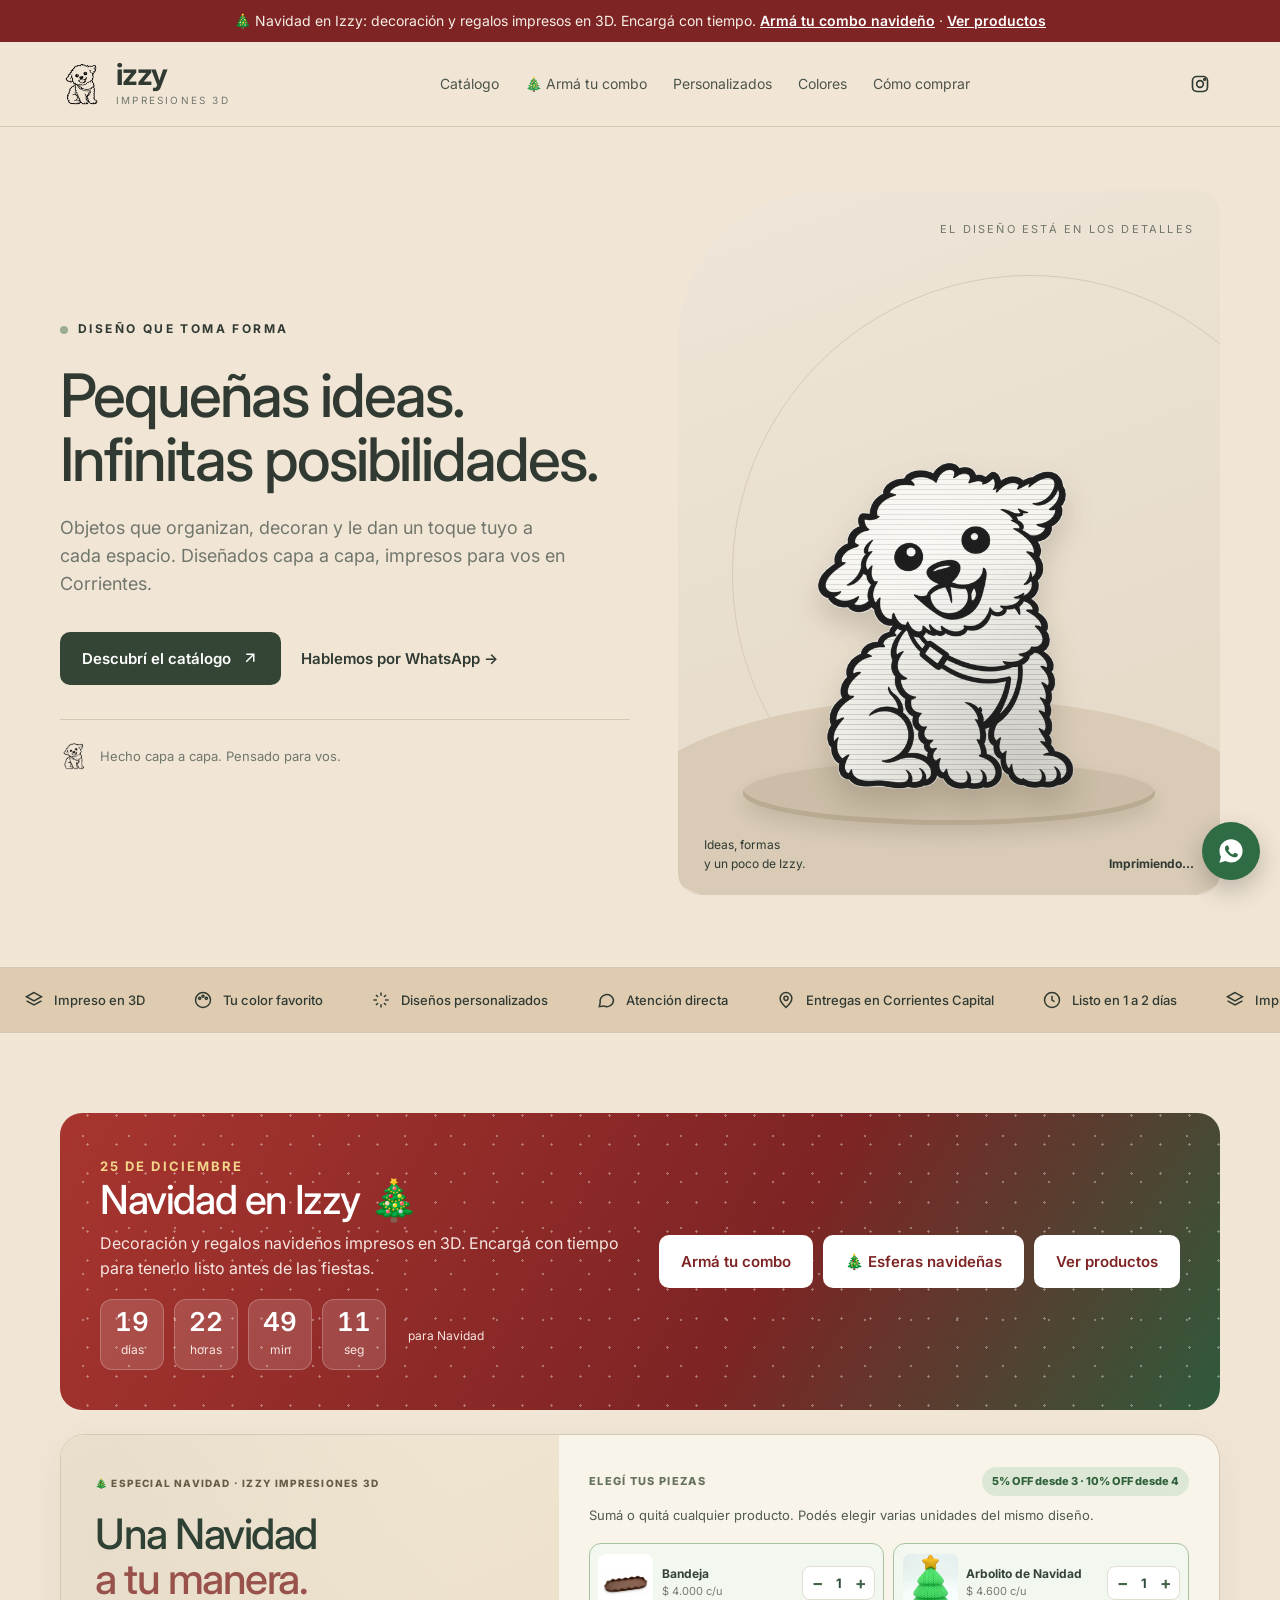
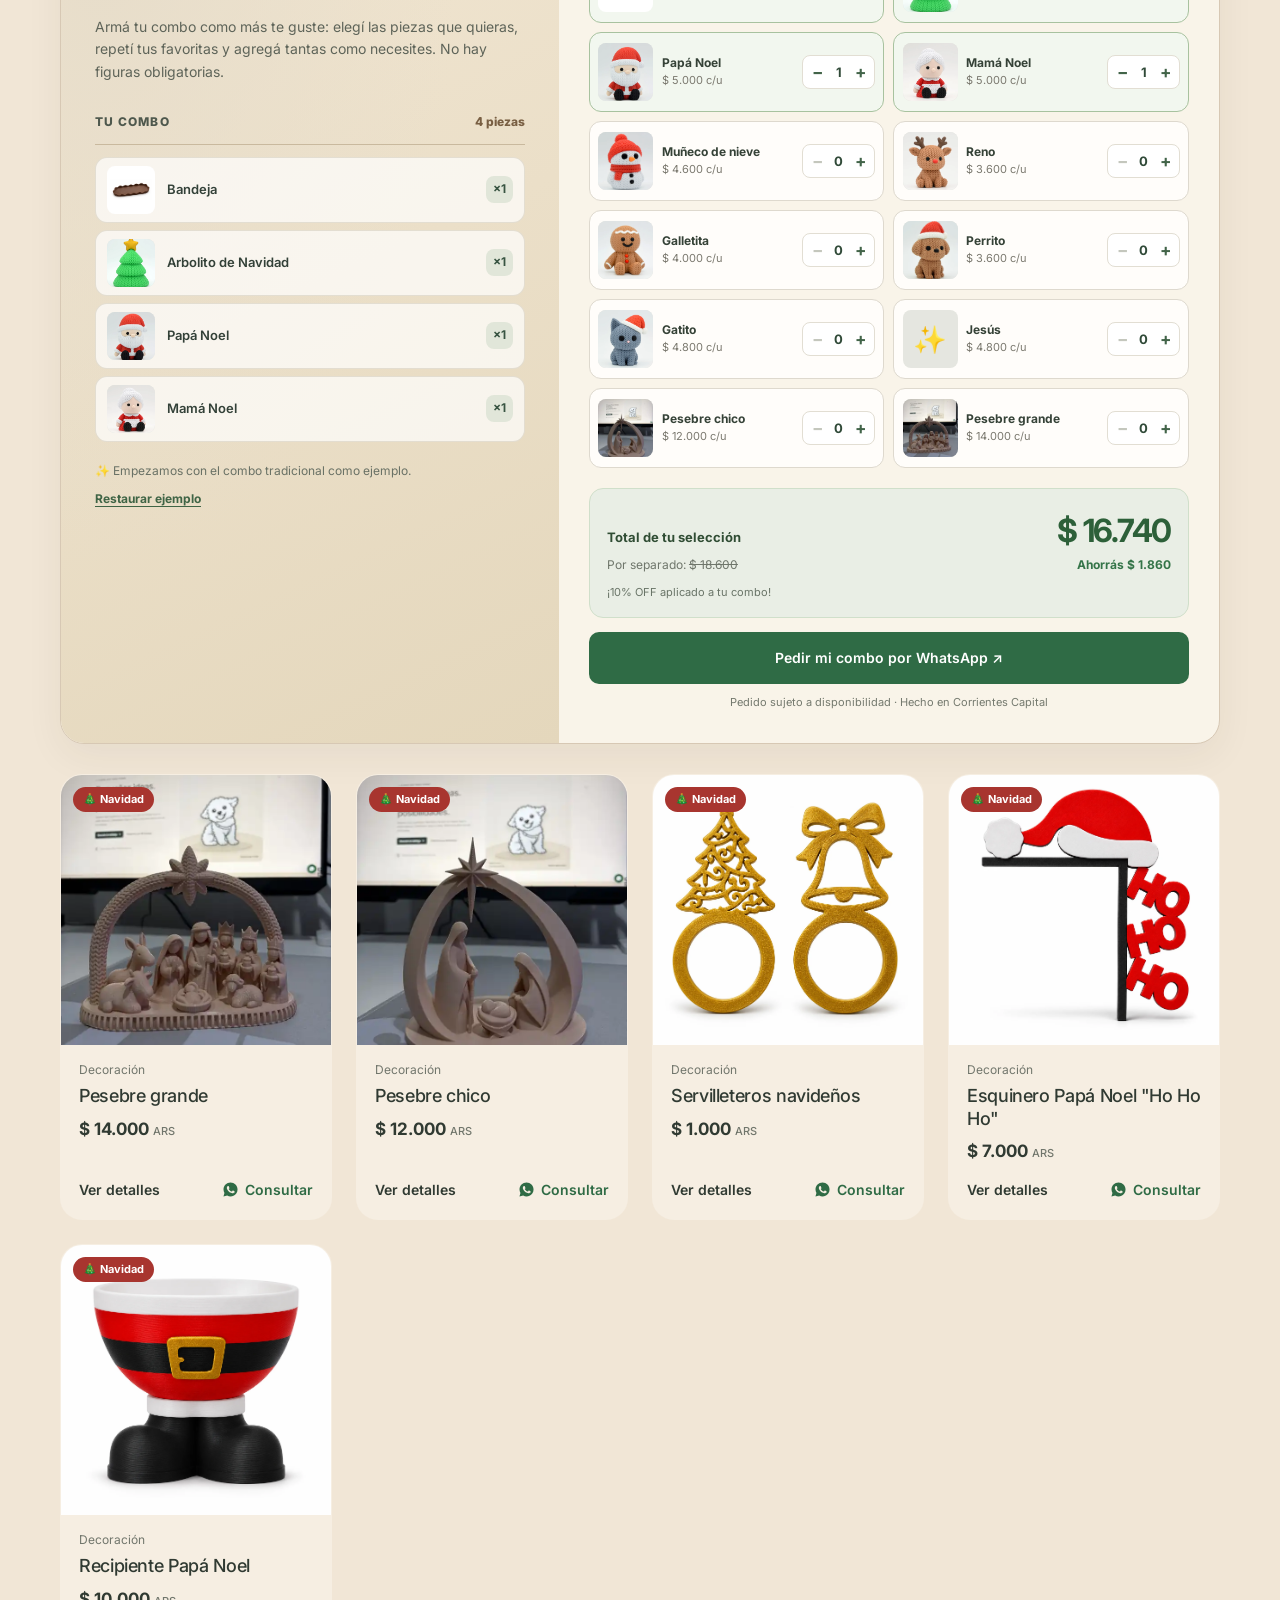
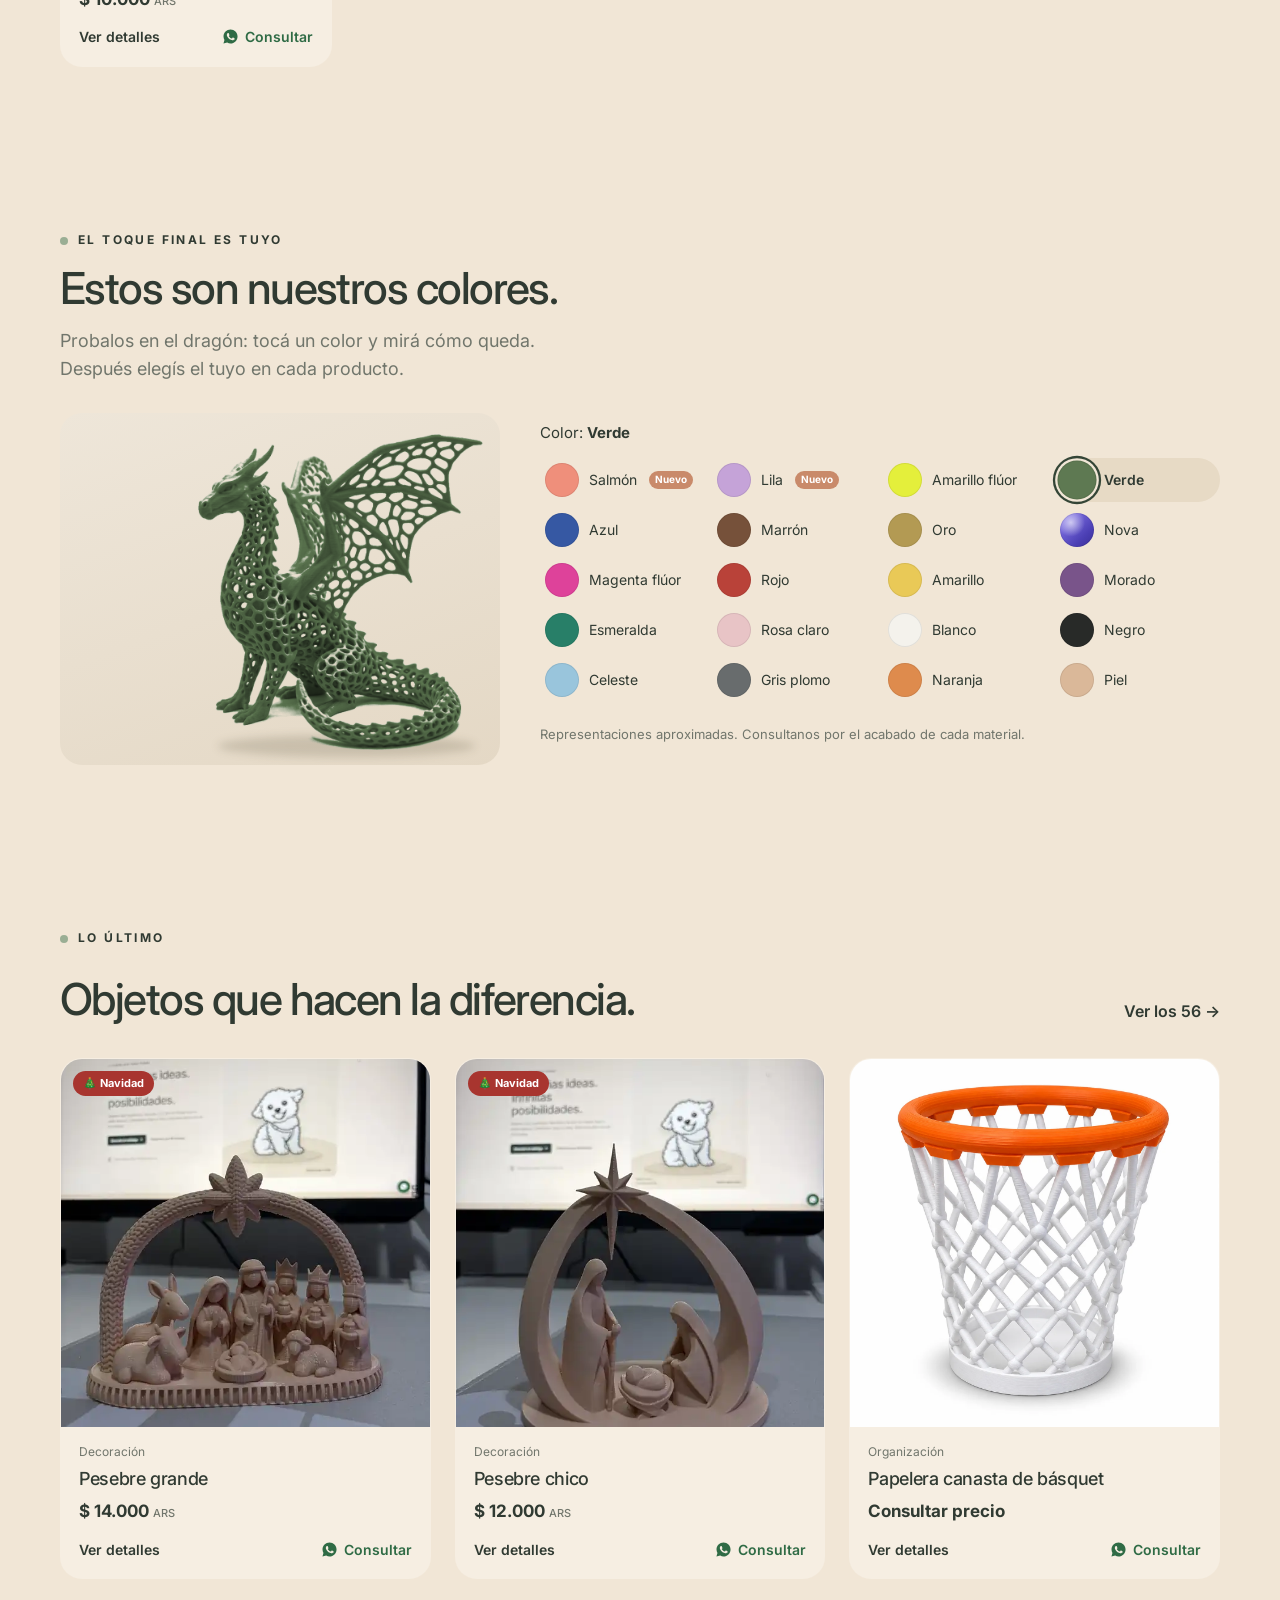
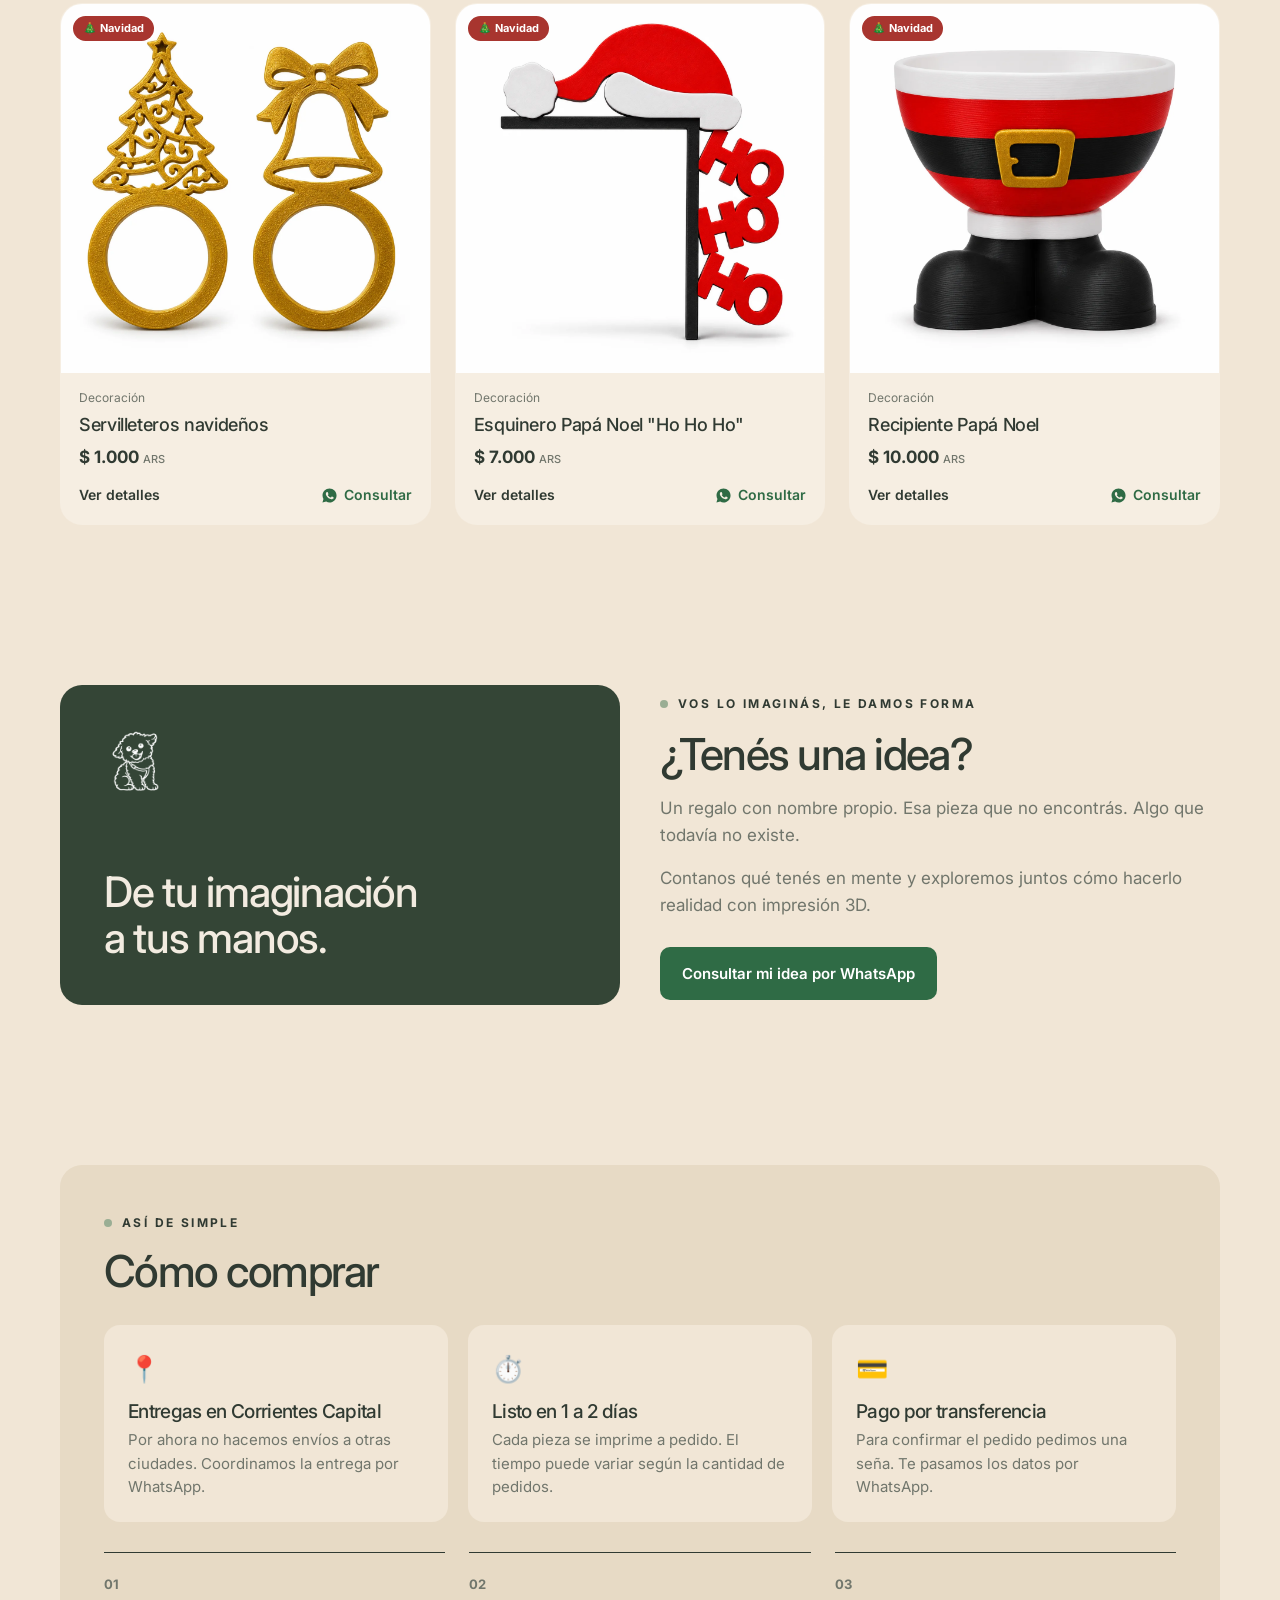
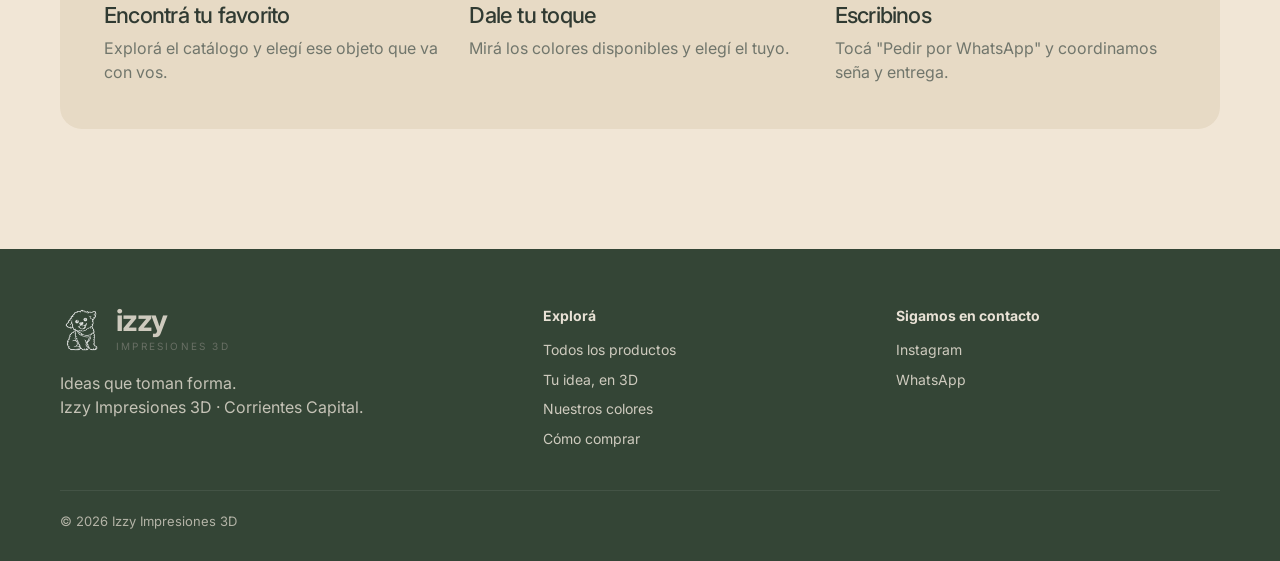
<file: index.html>
<!doctype html>
<html lang="es-AR">
<head>
<meta charset="utf-8">
<meta name="viewport" content="width=device-width, initial-scale=1">
<title>Izzy Impresiones 3D | Ideas que toman forma</title>
<meta name="description" content="Objetos impresos en 3D para organizar, decorar y regalar, hechos en Corrientes Capital. Elegí tu producto y color o consultanos por un diseño personalizado.">
<meta property="og:title" content="Izzy Impresiones 3D">
<meta property="og:description" content="Pequeñas ideas. Infinitas posibilidades. Impresiones 3D en Corrientes Capital.">
<meta property="og:type" content="website">
<meta property="og:locale" content="es_AR">
<meta property="og:image" content="brand/izzy-mark.png">
<meta name="theme-color" content="#f1e6d6">
<link rel="icon" href="brand/izzy-mark.png">
<link rel="preconnect" href="https://fonts.googleapis.com">
<link href="https://fonts.googleapis.com/css2?family=Inter:wght@400;500;600;700&display=swap" rel="stylesheet">
<link rel="stylesheet" href="assets/styles.css?v=20261105">
<link rel="stylesheet" href="assets/combo-navidad.css?v=20261121a">
<script src="assets/app.js?v=20261120c" defer></script>
<script src="assets/combo-navidad.js?v=20261121a" defer></script>
<script src="assets/resenas.js?v=20261105" defer></script>
</head>
<body data-page="inicio">
<main id="contenido">

  <div class="container hero">
    <div>
      <span class="eyebrow">Diseño que toma forma</span>
      <h1>Pequeñas ideas.<br>Infinitas posibilidades.</h1>
      <p class="lead">Objetos que organizan, decoran y le dan un toque tuyo a cada espacio. Diseñados capa a capa, impresos para vos en Corrientes.</p>
      <div class="actions">
        <a class="btn" href="catalogo.html">Descubrí el catálogo <svg viewBox="0 0 24 24" fill="none" stroke="currentColor" stroke-width="2"><path d="M7 17 17 7M7 7h10v10"/></svg></a>
        <a class="btn ghost" data-wa="¡Hola! Quiero consultar por las impresiones 3D de Izzy." href="#">Hablemos por WhatsApp →</a>
      </div>
      <div class="sign"><img src="brand/izzy-mark.png" alt="" onerror="this.style.display='none'">Hecho capa a capa. Pensado para vos.</div>
    </div>
    <div class="hero-art" id="impresora" role="img" aria-label="La impresora imprime capa a capa la perrita de Izzy">
      <span class="cap" aria-hidden="true">EL DISEÑO ESTÁ EN LOS DETALLES</span>
      <span class="ring" aria-hidden="true"></span><span class="floor" aria-hidden="true"></span>
      <span class="cama" aria-hidden="true"></span>
      <span class="pieza perrita" data-prof="1" aria-hidden="true"><span class="cuerpo"></span><span class="lineas"></span></span>
      <span class="gantry" aria-hidden="true"><span class="head"></span></span>
      <div class="foot"><span>Ideas, formas<br>y un poco de Izzy.</span><b id="impresora-estado" aria-live="polite">Imprimiendo…</b></div>
    </div>
  </div>

  <div class="strip"><div class="marquee"><ul>
    <li><svg viewBox="0 0 24 24" fill="none" stroke="currentColor" stroke-width="1.8"><path d="M12 3 3 8l9 5 9-5-9-5Z"/><path d="m3 13 9 5 9-5"/></svg>Impreso en 3D</li>
    <li><svg viewBox="0 0 24 24" fill="none" stroke="currentColor" stroke-width="1.8"><circle cx="12" cy="12" r="9"/><circle cx="8" cy="10" r="1.3"/><circle cx="12" cy="7.5" r="1.3"/><circle cx="16" cy="10" r="1.3"/></svg>Tu color favorito</li>
    <li><svg viewBox="0 0 24 24" fill="none" stroke="currentColor" stroke-width="1.8"><path d="M12 3v4M12 17v4M3 12h4M17 12h4M6 6l2.5 2.5M15.5 15.5 18 18M6 18l2.5-2.5M15.5 8.5 18 6"/></svg>Diseños personalizados</li>
    <li><svg viewBox="0 0 24 24" fill="none" stroke="currentColor" stroke-width="1.8"><path d="M21 12a8 8 0 0 1-11.6 7.1L4 20l1-4.6A8 8 0 1 1 21 12Z"/></svg>Atención directa</li>
    <li><svg viewBox="0 0 24 24" fill="none" stroke="currentColor" stroke-width="1.8"><path d="M12 21s-7-6.1-7-11a7 7 0 0 1 14 0c0 4.9-7 11-7 11Z"/><circle cx="12" cy="10" r="2.5"/></svg>Entregas en Corrientes Capital</li>
    <li><svg viewBox="0 0 24 24" fill="none" stroke="currentColor" stroke-width="1.8"><circle cx="12" cy="12" r="9"/><path d="M12 7v5l3 2"/></svg>Listo en 1 a 2 días</li>
  </ul></div></div>

  <section id="navidad" hidden><div class="container">
    <div class="mom xmas">
      <div>
        <span class="date">25 de diciembre</span>
        <h2>Navidad en Izzy 🎄</h2>
        <p>Decoración y regalos navideños impresos en 3D. Encargá con tiempo para tenerlo listo antes de las fiestas.</p>
        <div class="reloj" id="reloj-navidad" hidden aria-live="off"></div>
      </div>
      <div style="display:flex;gap:10px;flex-wrap:wrap"><a class="btn" href="combo-navidad.html">Armá tu combo</a><a class="btn" href="esferas-navidad-hd.html">🎄 Esferas navideñas</a><a class="btn" href="catalogo.html?cat=navidad">Ver productos</a></div>
    </div>
    <div class="combo-slot" id="armador-navidad-inicio" data-armador-navidad></div>
    <div class="grid" id="navidad-grid" style="margin-top:24px"></div>
  </div></section>

  <section id="dia-madre" hidden><div class="container">
    <div class="mom">
      <div>
        <span class="date">Domingo 18 de octubre</span>
        <h2>Regalos para el Día de la Madre 🎁</h2>
        <p>Detalles hechos a mano, capa a capa. Encargá antes del jueves 15/10 para tenerlo a tiempo.</p>
        <div class="reloj" id="reloj" hidden aria-live="off"></div>
      </div>
      <a class="btn" href="catalogo.html?cat=dia-de-la-madre">Ver regalos</a>
    </div>
    <div class="grid" id="dia-madre-grid" style="margin-top:24px"></div>
  </div></section>

  <section id="colores"><div class="container">
    <span class="eyebrow">El toque final es tuyo</span>
    <h2 style="margin-top:14px">Estos son nuestros colores.</h2>
    <p class="lead" style="margin-top:14px">Probalos en el dragón: tocá un color y mirá cómo queda. Después elegís el tuyo en cada producto.</p>
    <div class="probador">
      <div class="probador-pieza" id="probador" role="button" tabindex="0" aria-label="Dragón de muestra: tocalo para que escupa fuego"></div>
      <div>
        <p class="probador-nombre" aria-live="polite">Color: <strong id="probador-nombre">Verde</strong></p>
        <div class="swatches" id="swatches" role="group" aria-label="Colores"></div>
        <p class="note">Representaciones aproximadas. Consultanos por el acabado de cada material.</p>
      </div>
    </div>
  </div></section>

  <section><div class="container">
    <div class="section-head">
      <div><span class="eyebrow">Lo último</span><h2 style="margin-top:14px">Objetos que hacen la diferencia.</h2></div>
      <a class="text-link" id="ver-todos" href="catalogo.html">Ver todos →</a>
    </div>
    <div class="grid" id="ultimos"></div>
  </div></section>

  <section id="personalizados"><div class="container custom">
    <div class="custom-art">
      <img src="brand/izzy-mark.png" alt="" onerror="this.style.display='none'">
      <strong>De tu imaginación<br>a tus manos.</strong>
    </div>
    <div>
      <span class="eyebrow">Vos lo imaginás, le damos forma</span>
      <h2 style="margin:16px 0">¿Tenés una idea?</h2>
      <p>Un regalo con nombre propio. Esa pieza que no encontrás. Algo que todavía no existe.</p>
      <p>Contanos qué tenés en mente y exploremos juntos cómo hacerlo realidad con impresión 3D.</p>
      <a class="btn wa" data-wa="¡Hola! Tengo una idea para un proyecto personalizado y me gustaría consultar con Izzy." href="#" style="margin-top:12px">Consultar mi idea por WhatsApp</a>
    </div>
  </div></section>

  <section id="resenas" hidden><div class="container">
    <div class="section-head">
      <div><span class="eyebrow">Lo que dicen de Izzy</span><h2 style="margin-top:14px">Reseñas de clientes.</h2></div>
      <a class="text-link" href="resenas.html">Ver todas y opinar →</a>
    </div>
    <div id="resenas-inicio"><p class="empty">Cargando reseñas…</p></div>
    <a class="btn" href="resenas.html#r-form" style="margin-top:24px">Dejar mi reseña</a>
  </div></section>

  <section id="como-comprar"><div class="container">
    <div class="buy">
      <span class="eyebrow">Así de simple</span>
      <h2 style="margin-top:14px">Cómo comprar</h2>
      <div class="buy-grid">
        <div class="buy-item"><div class="ic">📍</div><h3>Entregas en Corrientes Capital</h3><p>Por ahora no hacemos envíos a otras ciudades. Coordinamos la entrega por WhatsApp.</p></div>
        <div class="buy-item"><div class="ic">⏱️</div><h3>Listo en 1 a 2 días</h3><p>Cada pieza se imprime a pedido. El tiempo puede variar según la cantidad de pedidos.</p></div>
        <div class="buy-item"><div class="ic">💳</div><h3>Pago por transferencia</h3><p>Para confirmar el pedido pedimos una seña. Te pasamos los datos por WhatsApp.</p></div>
      </div>
      <div class="steps">
        <div class="step"><span>01</span><h3>Encontrá tu favorito</h3><p>Explorá el catálogo y elegí ese objeto que va con vos.</p></div>
        <div class="step"><span>02</span><h3>Dale tu toque</h3><p>Mirá los colores disponibles y elegí el tuyo.</p></div>
        <div class="step"><span>03</span><h3>Escribinos</h3><p>Tocá "Pedir por WhatsApp" y coordinamos seña y entrega.</p></div>
      </div>
    </div>
  </div></section>

</main>
</body>
</html>
</file>
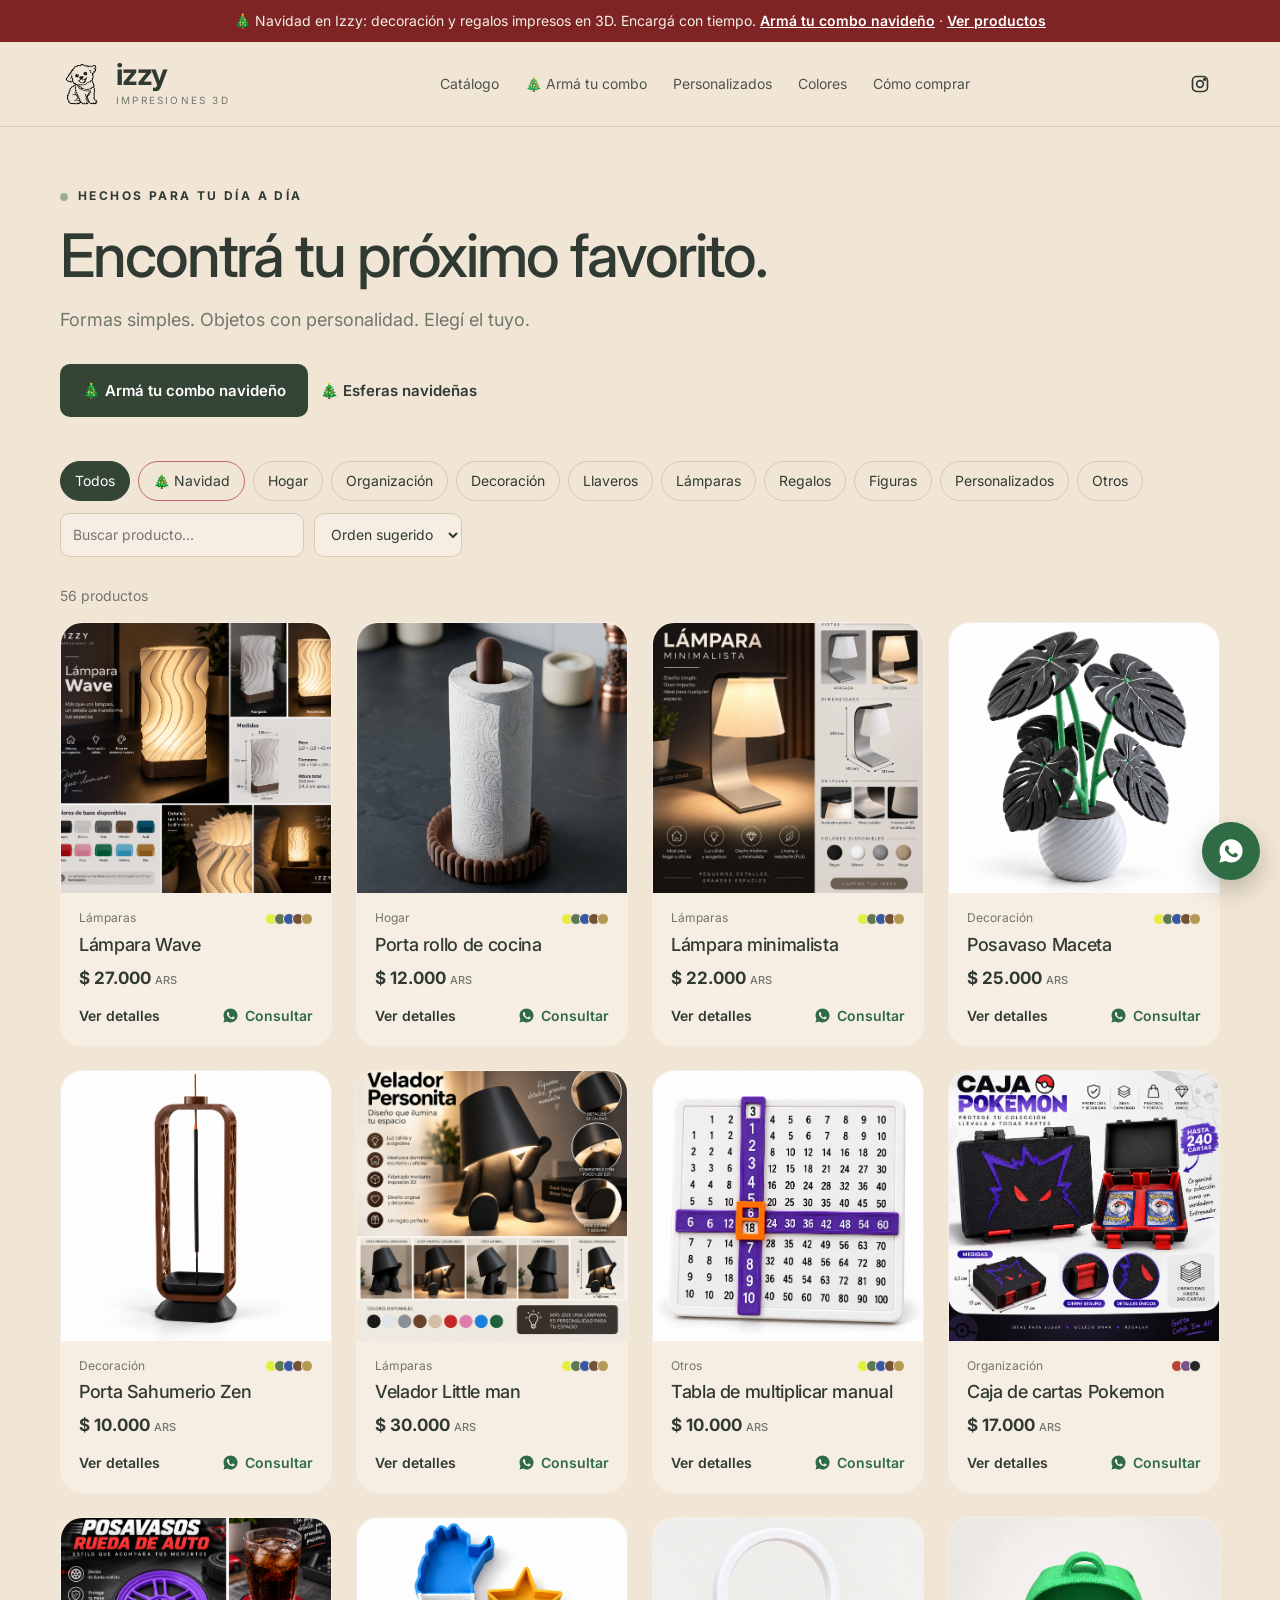
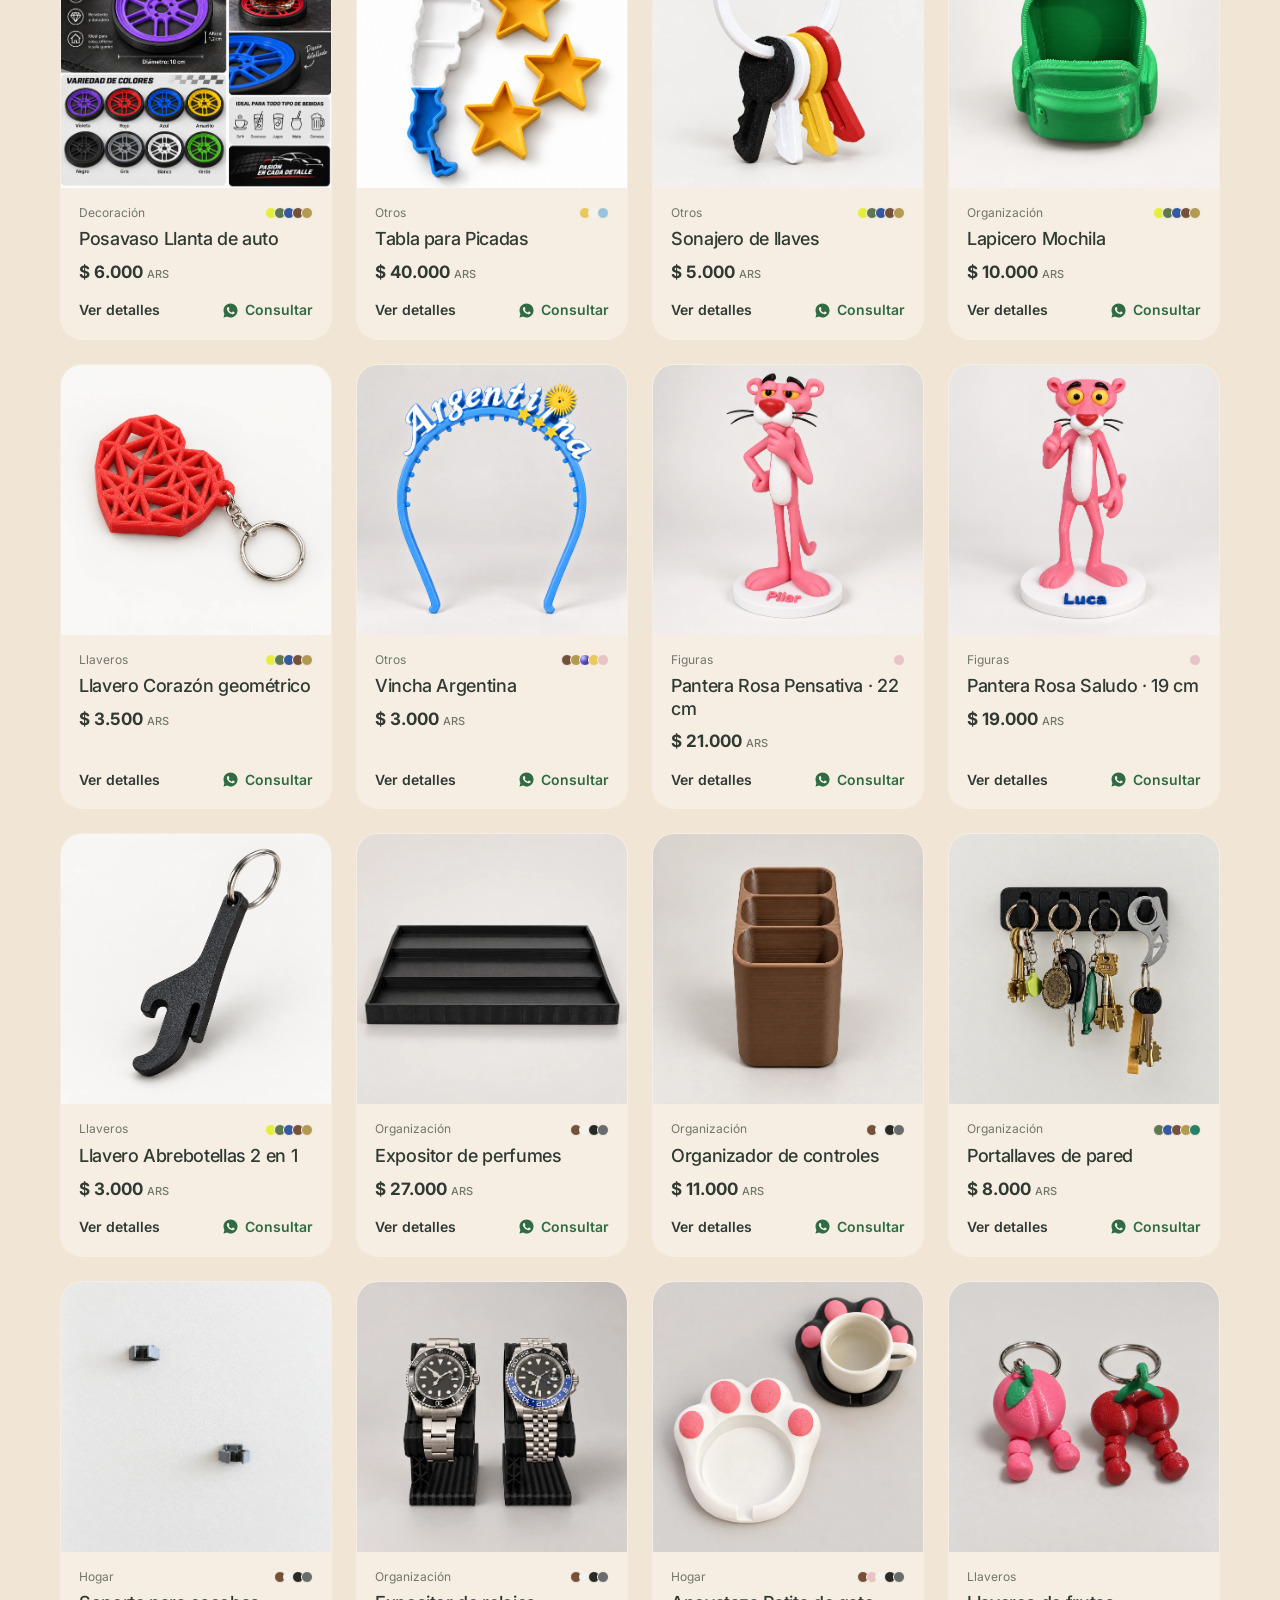
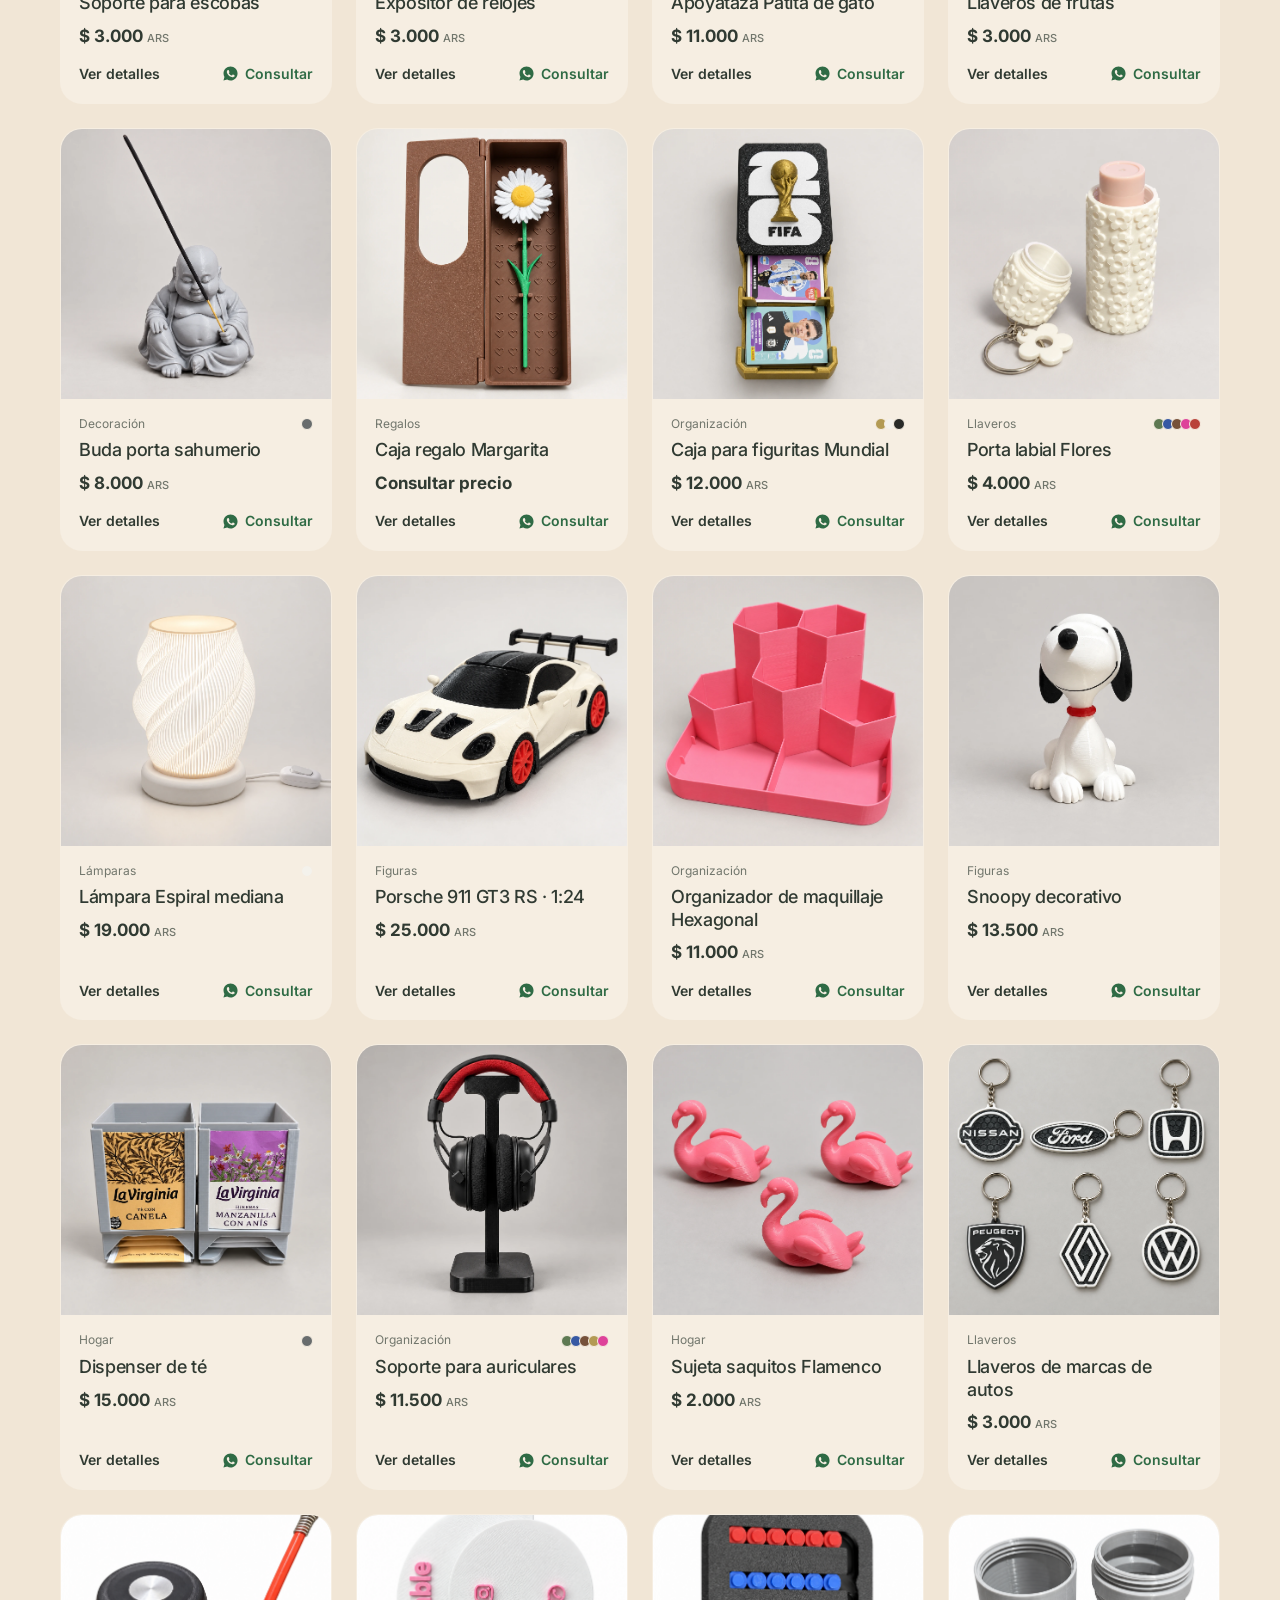
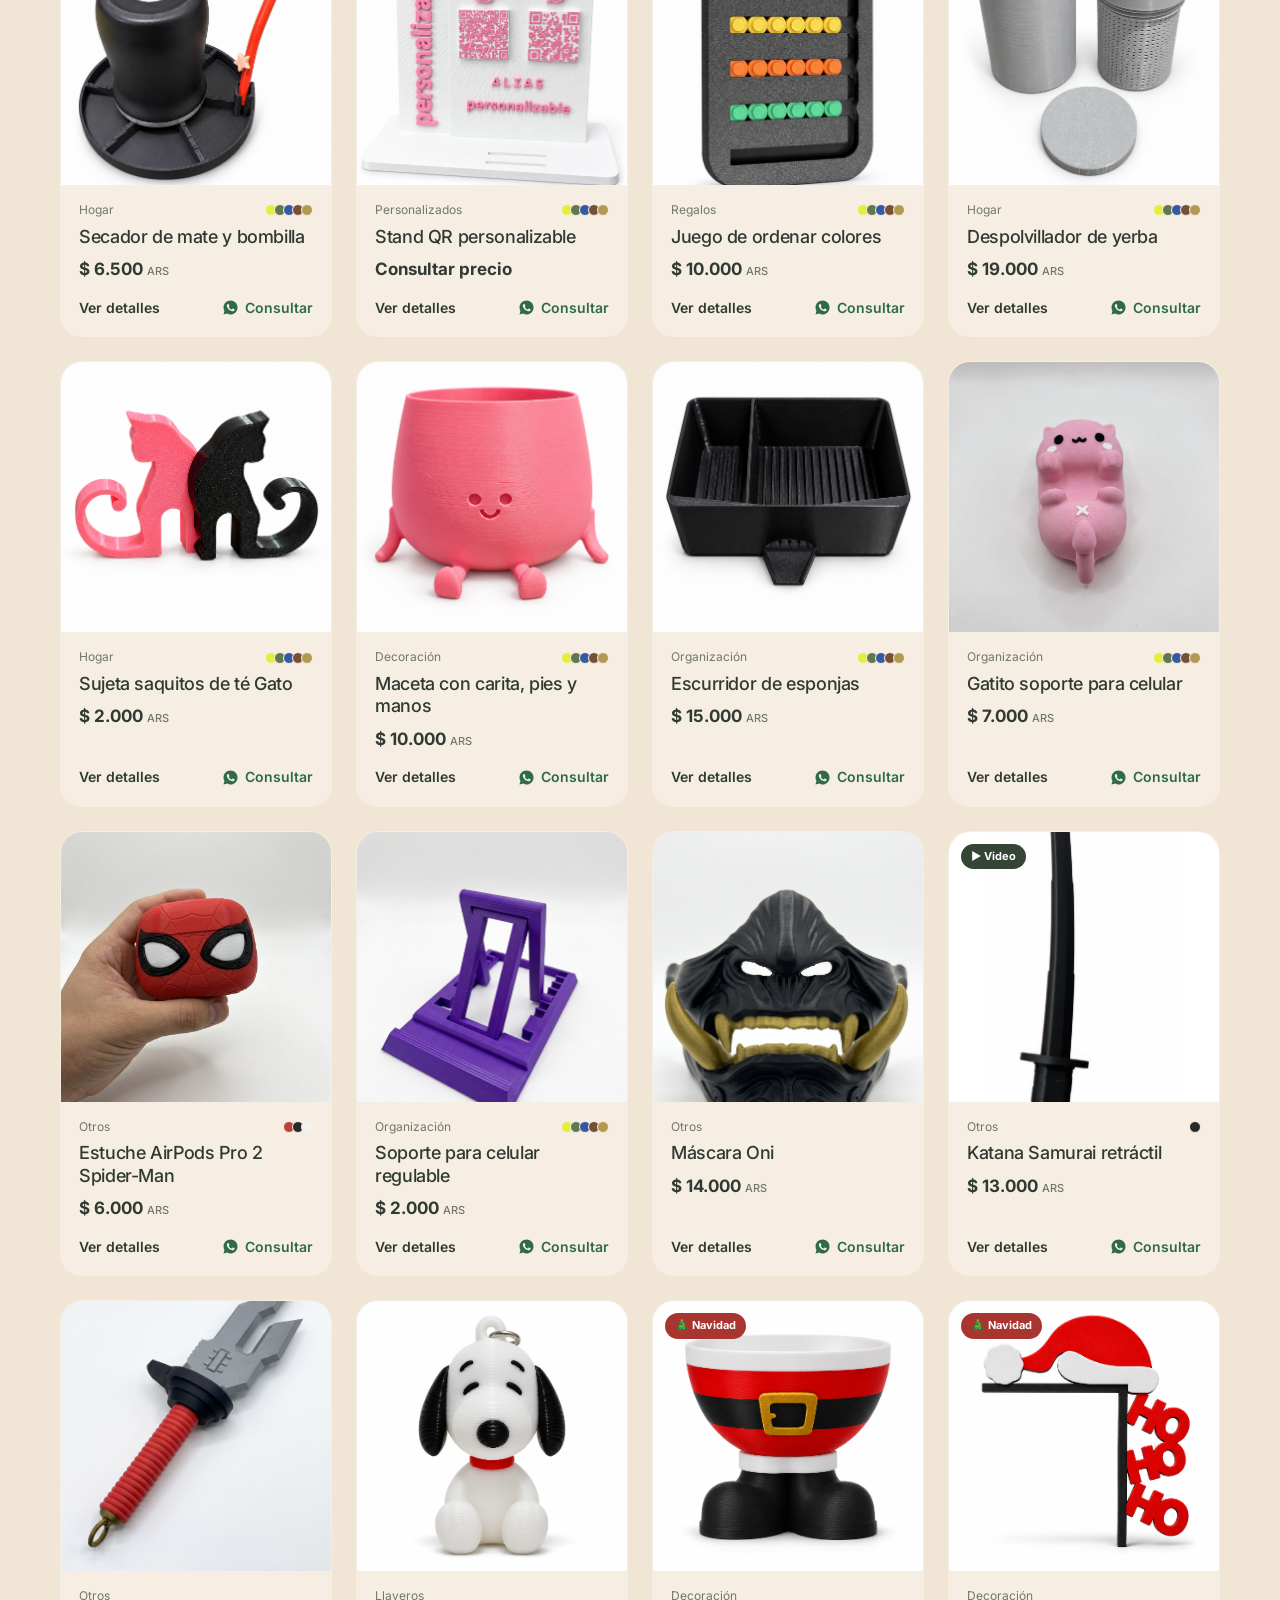
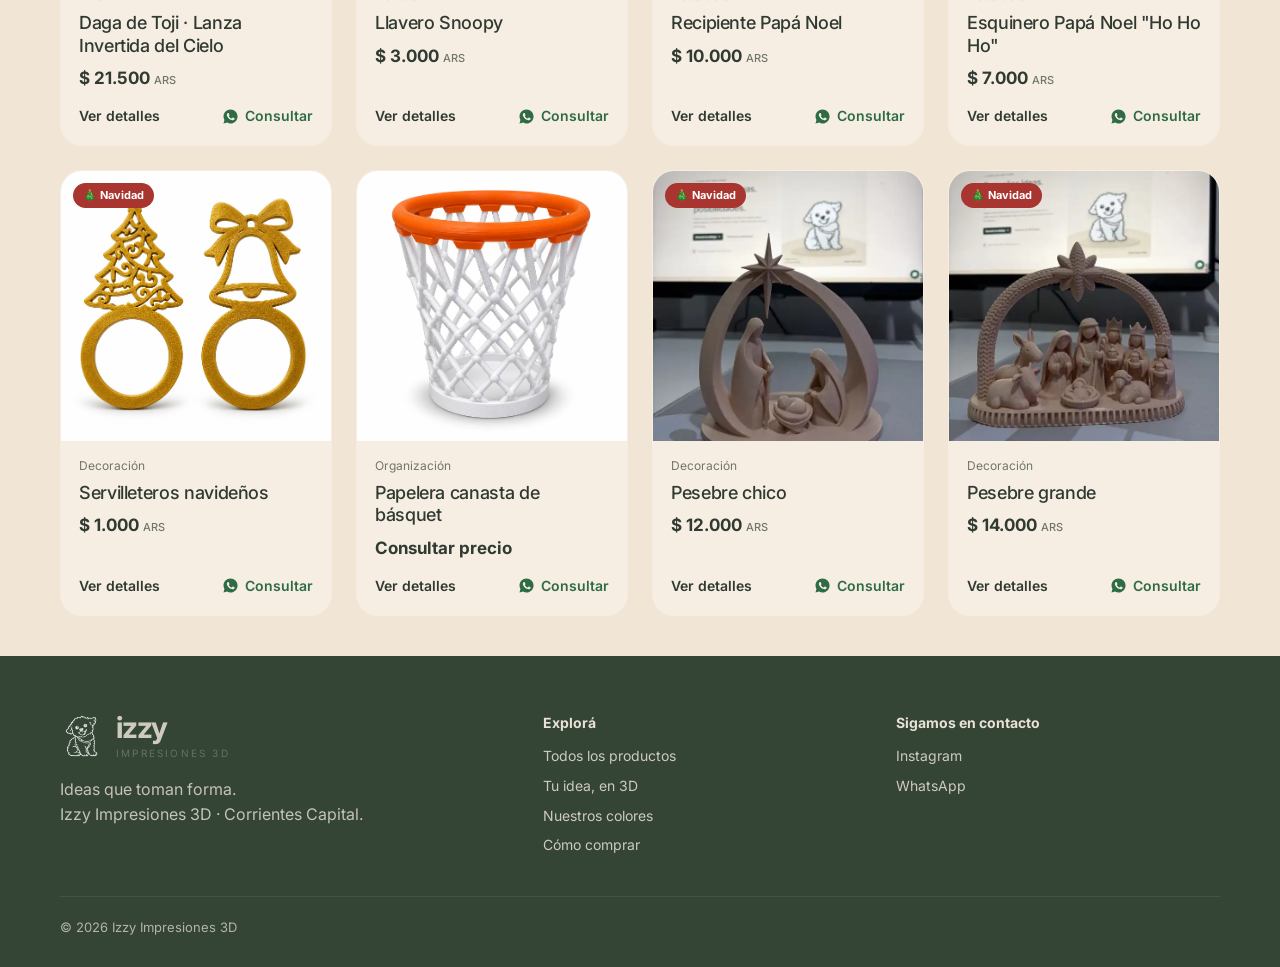
<file: catalogo.html>
<!doctype html>
<html lang="es-AR">
<head>
<meta charset="utf-8">
<meta name="viewport" content="width=device-width, initial-scale=1">
<title>Catálogo | Izzy Impresiones 3D</title>
<meta name="description" content="Explorá los productos de Izzy: hogar, organización, decoración, regalos y más, impresos en 3D en Corrientes Capital.">
<meta name="theme-color" content="#f1e6d6">
<link rel="icon" href="brand/izzy-mark.png">
<link rel="preconnect" href="https://fonts.googleapis.com">
<link href="https://fonts.googleapis.com/css2?family=Inter:wght@400;500;600;700&display=swap" rel="stylesheet">
<link rel="stylesheet" href="assets/styles.css?v=20261105">
<link rel="stylesheet" href="assets/combo-navidad.css?v=20261121a">
<script src="assets/app.js?v=20261120c" defer></script>
<script src="assets/combo-navidad.js?v=20261121a" defer></script>
</head>
<body data-page="catalogo">
<main id="contenido"><div class="container">
  <div class="cat-head">
    <span class="eyebrow">Hechos para tu día a día</span>
    <h1>Encontrá tu próximo favorito.</h1>
    <p class="lead">Formas simples. Objetos con personalidad. Elegí el tuyo.</p><a class="btn" href="combo-navidad.html" style="margin-top:12px">🎄 Armá tu combo navideño</a> <a class="btn ghost" href="esferas-navidad-hd.html" style="margin-top:12px">🎄 Esferas navideñas</a>
  </div>
  <div class="toolbar">
    <div class="chips" id="chips" role="group" aria-label="Categorías"></div>
    <div style="display:flex;gap:10px;flex-wrap:wrap">
      <input class="search" id="search" type="search" placeholder="Buscar producto…" aria-label="Buscar producto">
      <select class="sort" id="sort" aria-label="Ordenar">
        <option value="sugerido">Orden sugerido</option>
        <option value="nuevos">Más nuevos</option>
        <option value="menor">Menor precio</option>
        <option value="mayor">Mayor precio</option>
      </select>
    </div>
  </div>
  <div class="combo-slot" id="combo-navidad-catalogo" hidden><div data-armador-navidad></div></div>
  <p class="count" id="count"></p>
  <div class="grid" id="grid"></div>
</div></main>
</body>
</html>
</file>
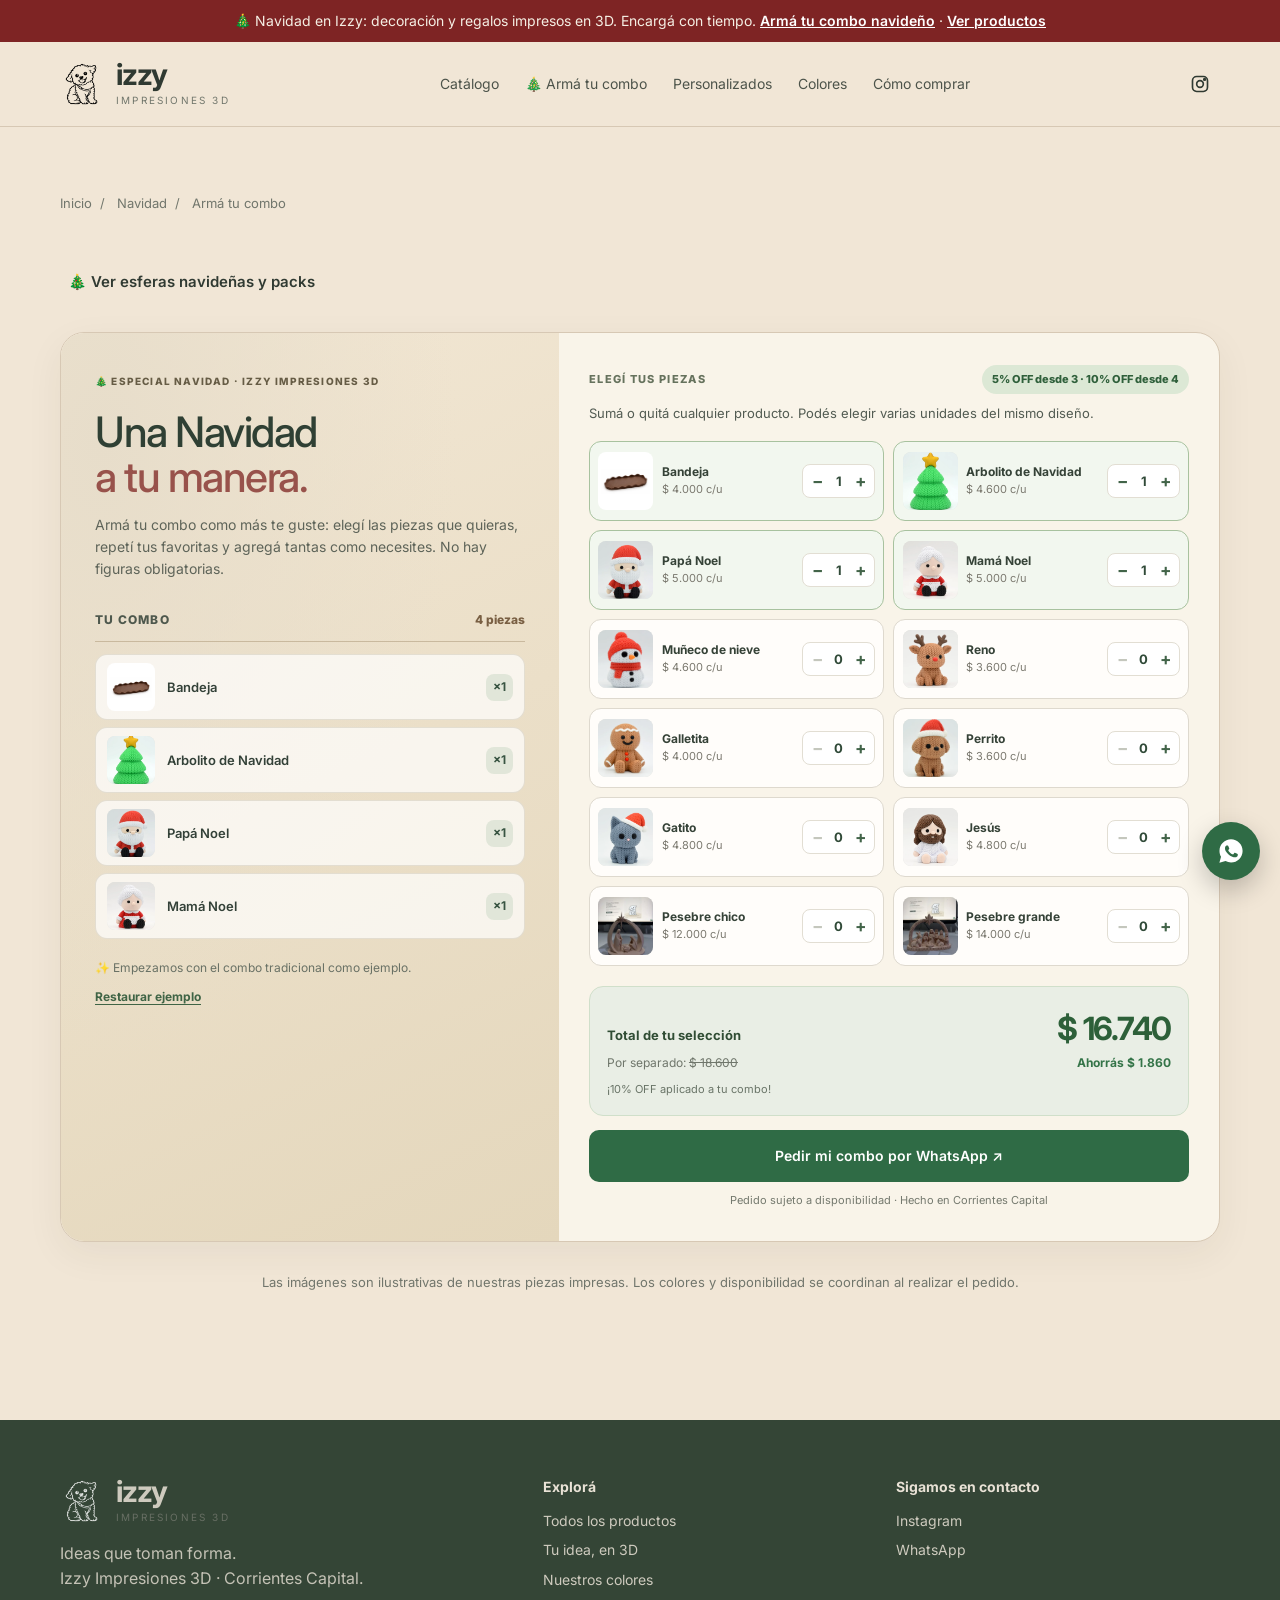
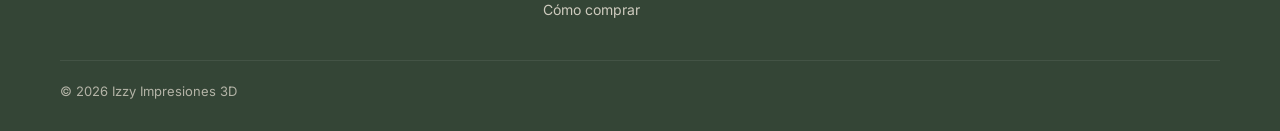
<file: combo-navidad.html>
<!doctype html>
<html lang="es-AR">
<head>
<meta charset="utf-8">
<meta name="viewport" content="width=device-width, initial-scale=1">
<title>Armá tu combo navideño | Izzy Impresiones 3D</title>
<meta name="description" content="Elegí tus figuras navideñas impresas en 3D, sumá o quitá las cantidades que quieras y armá tu combo a medida en Izzy.">
<meta name="theme-color" content="#f1e6d6">
<link rel="icon" href="brand/izzy-mark.png">
<link rel="preconnect" href="https://fonts.googleapis.com">
<link href="https://fonts.googleapis.com/css2?family=Inter:wght@400;500;600;700&display=swap" rel="stylesheet">
<link rel="stylesheet" href="assets/styles.css?v=20261105">
<link rel="stylesheet" href="assets/combo-navidad.css?v=20261121a">
<script src="assets/app.js?v=20261120c" defer></script>
<script src="assets/combo-navidad.js?v=20261121a" defer></script>
</head>
<body data-page="combo">
<main id="contenido">
  <section style="padding:38px 0 75px">
    <div class="container">
      <nav class="crumbs" aria-label="Ruta de navegación">
        <a href="index.html">Inicio</a><span>/</span>
        <a href="catalogo.html?cat=navidad">Navidad</a><span>/</span>
        Armá tu combo
      </nav>
      <div style="margin:14px 0"><a class="btn ghost" href="esferas-navidad-hd.html">🎄 Ver esferas navideñas y packs</a></div><div class="combo-slot" data-armador-navidad></div>
      <p style="font-size:13px;color:var(--muted);text-align:center">Las imágenes son ilustrativas de nuestras piezas impresas. Los colores y disponibilidad se coordinan al realizar el pedido.</p>
    </div>
  </section>
</main>
</body>
</html>
</file>
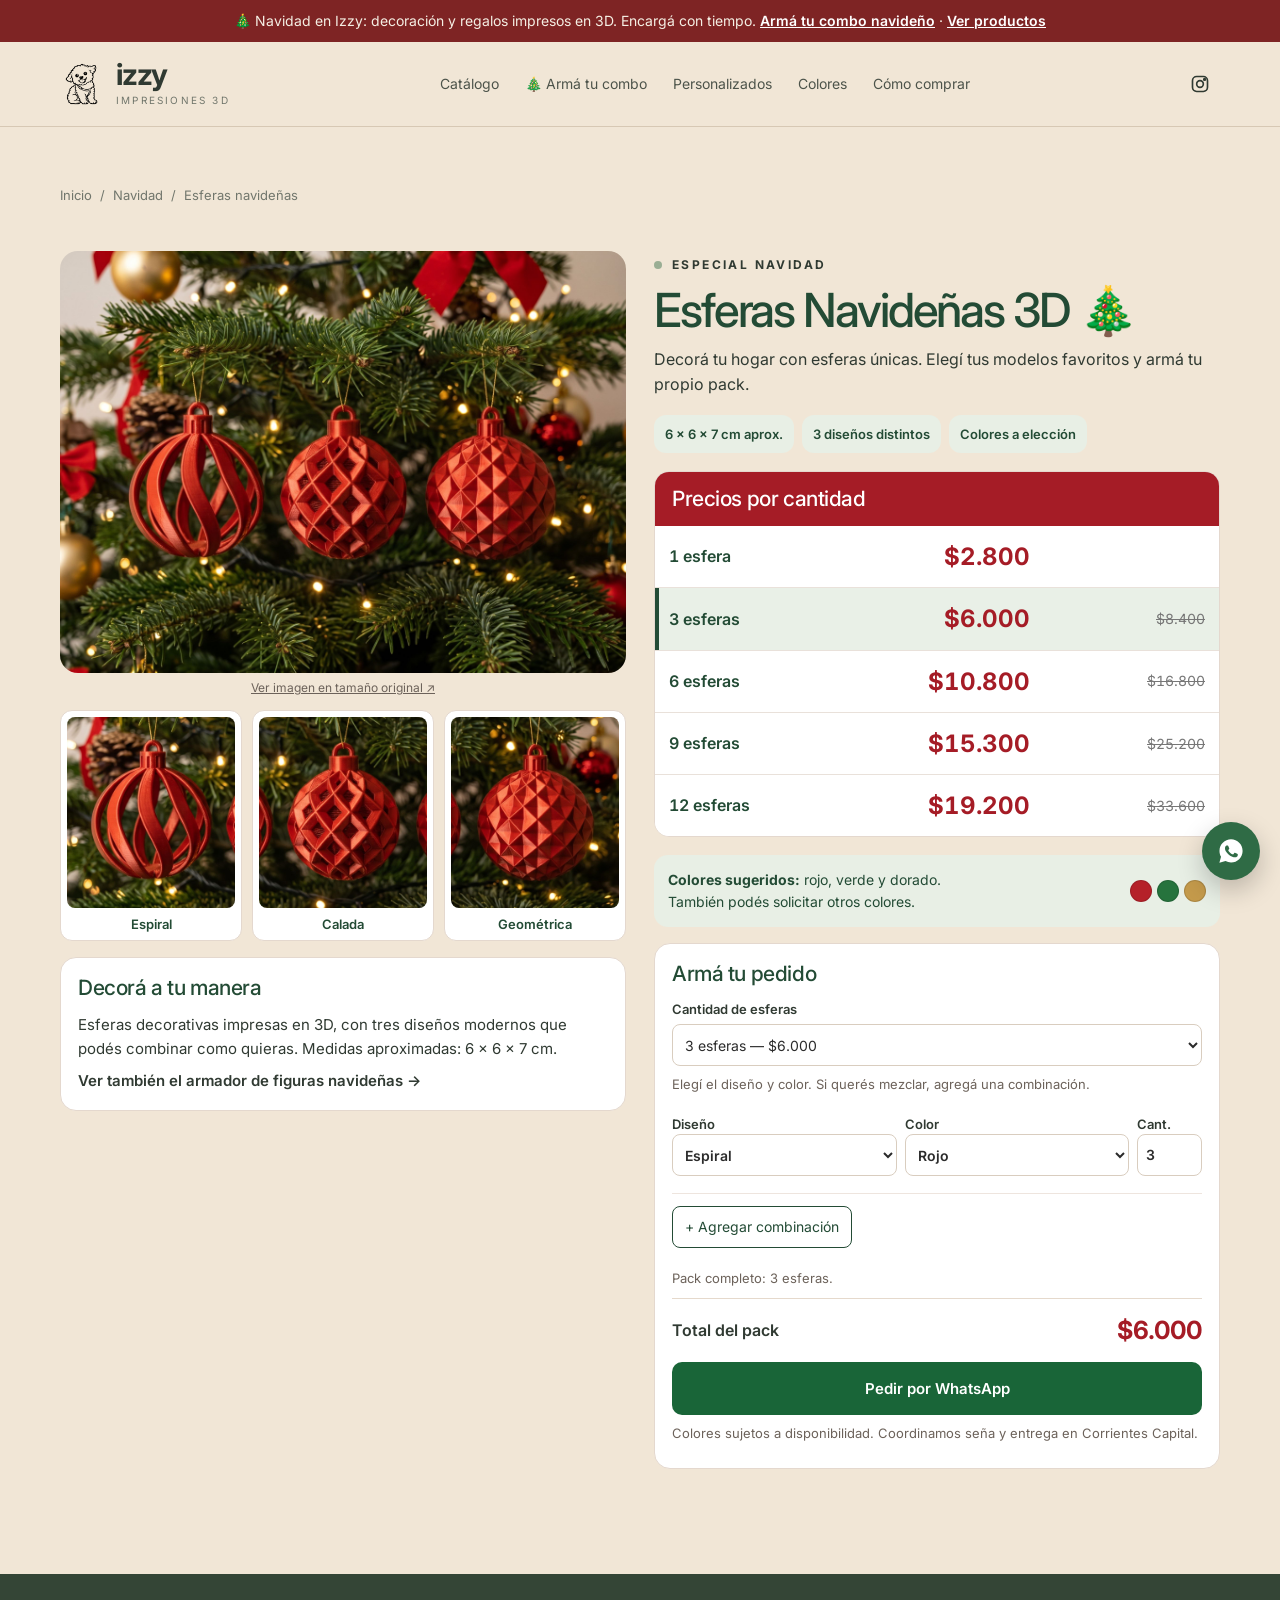
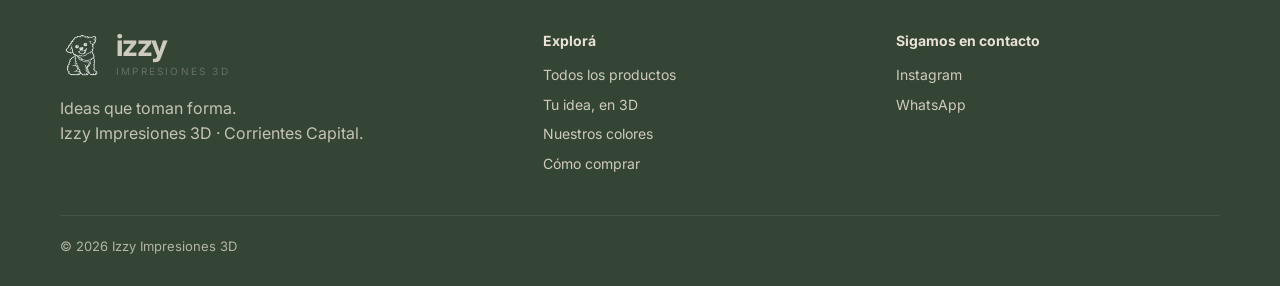
<file: esferas-navidad-hd.html>
<!doctype html>
<html lang="es-AR">
<head>
<meta charset="utf-8"><meta name="viewport" content="width=device-width, initial-scale=1">
<title>Esferas navideñas 3D | Izzy Impresiones 3D</title>
<meta name="description" content="Armá tu pack de esferas navideñas. Tres diseños, colores a elección y precios especiales por cantidad.">
<link rel="icon" href="brand/izzy-mark.png"><link rel="preconnect" href="https://fonts.googleapis.com"><link href="https://fonts.googleapis.com/css2?family=Inter:wght@400;500;600;700&display=swap" rel="stylesheet">
<link rel="stylesheet" href="assets/styles.css?v=20261105"><script src="assets/app.js?v=20261120c" defer></script>
<style>
.es-page{--es-red:#a51c26;--es-green:#234b35;padding:30px 0 65px}.es-page h1{font-size:clamp(30px,4vw,47px);line-height:1.1;letter-spacing:-.045em;color:var(--es-green);margin:8px 0 12px}.es-page h2{font-size:21px;line-height:1.25;margin:0 0 12px;letter-spacing:-.02em}.es-page p{margin:8px 0}.es-layout{display:grid;grid-template-columns:minmax(0,1fr) minmax(0,1fr);gap:28px;align-items:start}.es-photo{width:100%;height:auto;max-width:100%;display:block;aspect-ratio:auto;object-fit:contain;border-radius:18px}.es-photo-link{display:block;cursor:zoom-in}.es-photo-caption{display:block;text-align:center;font-size:12px;color:#6c625a;margin:6px 0 0}.es-models{display:grid;grid-template-columns:repeat(3,minmax(0,1fr));gap:10px;margin-top:12px}.es-model{background:#fff;border:1px solid #e4d8ce;border-radius:12px;padding:6px;text-align:center;font-size:13px;font-weight:600;color:var(--es-green);overflow:hidden}.es-thumb{display:block;aspect-ratio:.88;overflow:hidden;position:relative;border-radius:8px;margin-bottom:6px}.es-thumb img{position:absolute;width:300%;height:auto;max-width:none;top:50%;left:var(--pos);transform:translateY(-55%)}.es-facts{display:flex;gap:8px;flex-wrap:wrap;margin:18px 0}.es-facts span{background:#e8efe5;color:var(--es-green);padding:9px 11px;border-radius:12px;font-size:13px;font-weight:600}.es-prices{border:1px solid #e4d8ce;border-radius:15px;overflow:hidden;background:#fff;margin:18px 0}.es-prices h2{background:var(--es-red);color:white;margin:0;padding:14px 17px}.es-price-row{display:grid;grid-template-columns:1.1fr 1fr 1fr;align-items:center;gap:6px;width:100%;border:0;border-bottom:1px solid #e9e1da;padding:12px 14px;background:white;color:var(--es-green);font:inherit;font-weight:600;text-align:left;cursor:pointer;font-variant-numeric:tabular-nums}.es-price-row:last-child{border-bottom:0}.es-price-row strong{color:var(--es-red);font-size:clamp(17px,2.4vw,24px);text-align:right;white-space:nowrap}.es-price-row s{text-align:right;color:#777;font-size:14px;font-weight:400;white-space:nowrap}.es-price-row[aria-pressed="true"]{background:#e9f0e7;box-shadow:inset 4px 0 var(--es-green)}.es-price-row:focus-visible{outline:2px solid var(--es-green);outline-offset:-3px}.es-colors{background:#e8efe5;border-radius:14px;padding:14px;color:var(--es-green);font-size:14px;display:flex;gap:12px;align-items:center;justify-content:space-between}.es-dots{display:flex;gap:5px;flex-shrink:0}.es-dots i{display:block;width:22px;height:22px;border-radius:50%;border:1px solid #0002}.es-box{background:white;border:1px solid #e4d8ce;border-radius:16px;padding:17px;margin-top:16px}.es-box h2{color:var(--es-green)}.es-box label{display:block;font-size:13px;font-weight:600;margin-bottom:5px}.es-box select,.es-box input{width:100%;min-height:42px;padding:8px;border:1px solid #d9cdbf;background:white;color:#2b2b2b;border-radius:8px;font:inherit;font-size:14px;box-sizing:border-box}.es-combo{display:grid;grid-template-columns:minmax(0,1fr) minmax(0,1fr) 65px;gap:8px;padding:12px 0;border-bottom:1px solid #eee5de}.es-other{grid-column:1/-1}.es-combo button{grid-column:1/-1;justify-self:end;border:0;background:none;color:var(--es-red);font:inherit;font-size:13px;text-decoration:underline;cursor:pointer}.es-note{color:#6c625a;font-size:13px}.es-add{margin:12px 0;border:1px solid var(--es-green);border-radius:8px;background:white;color:var(--es-green);padding:9px 12px;font:inherit;font-size:14px;cursor:pointer}.es-add:disabled{opacity:.5;cursor:not-allowed}.es-total{display:flex;align-items:center;justify-content:space-between;gap:8px;border-top:1px solid #e5d9cc;padding-top:12px;margin-top:10px;font-weight:600}.es-total strong{font-size:25px;color:var(--es-red)}.es-wa{width:100%;justify-content:center;margin-top:12px;background:#196538!important;color:white!important}.es-wa[aria-disabled="true"]{opacity:.5;pointer-events:none}.es-page [hidden]{display:none!important}.es-desc{font-size:15px;line-height:1.6}.es-page .crumbs{margin-bottom:18px}@media(max-width:760px){.es-layout{grid-template-columns:1fr;gap:18px}.es-page{padding:18px 0 35px}.es-price-row{padding:11px 9px;font-size:14px}.es-price-row s{font-size:13px}.es-box{padding:13px}.es-colors{padding:11px;font-size:13px}.es-dots i{width:18px;height:18px}}
</style></head>
<body data-page="esferas"><main id="contenido" class="es-page"><div class="container">
<nav class="crumbs" aria-label="Ruta de navegación"><a href="index.html">Inicio</a><span>/</span><a href="catalogo.html?cat=navidad">Navidad</a><span>/</span>Esferas navideñas</nav>
<div class="es-layout">
<div><a class="es-photo-link" href="img/productos/esferas-navidad-original-2400.jpg" target="_blank" rel="noopener" aria-label="Abrir foto en alta resolución"><img class="es-photo" src="img/productos/esferas-navidad-original-2400.jpg" alt="Tres esferas navideñas rojas colgadas del árbol: espiral, calada y geométrica" width="2400" height="1792" decoding="async" fetchpriority="high"></a><a class="es-photo-caption" href="img/productos/esferas-navidad-original-2400.jpg" target="_blank" rel="noopener">Ver imagen en tamaño original ↗</a>
<div class="es-models"><div class="es-model"><span class="es-thumb" style="--pos:-22%"><img src="img/productos/esferas-navidad-original-2400.jpg" alt=""></span>Espiral</div><div class="es-model"><span class="es-thumb" style="--pos:-100%"><img src="img/productos/esferas-navidad-original-2400.jpg" alt=""></span>Calada</div><div class="es-model"><span class="es-thumb" style="--pos:-178%"><img src="img/productos/esferas-navidad-original-2400.jpg" alt=""></span>Geométrica</div></div>
<div class="es-box es-desc"><h2>Decorá a tu manera</h2><p>Esferas decorativas impresas en 3D, con tres diseños modernos que podés combinar como quieras. Medidas aproximadas: 6 × 6 × 7 cm.</p><a class="text-link" href="combo-navidad.html">Ver también el armador de figuras navideñas →</a></div></div>
<div><span class="eyebrow">Especial Navidad</span><h1>Esferas Navideñas 3D 🎄</h1><p>Decorá tu hogar con esferas únicas. Elegí tus modelos favoritos y armá tu propio pack.</p>
<div class="es-facts"><span>6 × 6 × 7 cm aprox.</span><span>3 diseños distintos</span><span>Colores a elección</span></div>
<div class="es-prices" role="group" aria-label="Precios por cantidad"><h2>Precios por cantidad</h2><button type="button" class="es-price-row" data-pack="1" aria-pressed="false"><span>1 esfera</span><strong>$2.800</strong><s></s></button><button type="button" class="es-price-row" data-pack="3" aria-pressed="true"><span>3 esferas</span><strong>$6.000</strong><s>$8.400</s></button><button type="button" class="es-price-row" data-pack="6" aria-pressed="false"><span>6 esferas</span><strong>$10.800</strong><s>$16.800</s></button><button type="button" class="es-price-row" data-pack="9" aria-pressed="false"><span>9 esferas</span><strong>$15.300</strong><s>$25.200</s></button><button type="button" class="es-price-row" data-pack="12" aria-pressed="false"><span>12 esferas</span><strong>$19.200</strong><s>$33.600</s></button></div>
<div class="es-colors"><div><strong>Colores sugeridos:</strong> rojo, verde y dorado.<br>También podés solicitar otros colores.</div><div class="es-dots" aria-hidden="true"><i style="background:#b52129"></i><i style="background:#26733d"></i><i style="background:#c49a4b"></i></div></div>
<div class="es-box"><h2>Armá tu pedido</h2><label for="es-pack">Cantidad de esferas</label><select id="es-pack"><option value="1">1 esfera — $2.800</option><option value="3" selected>3 esferas — $6.000</option><option value="6">6 esferas — $10.800</option><option value="9">9 esferas — $15.300</option><option value="12">12 esferas — $19.200</option></select>
<p class="es-note">Elegí el diseño y color. Si querés mezclar, agregá una combinación.</p><div id="es-lines"></div><button type="button" class="es-add" id="es-add">+ Agregar combinación</button>
<p class="es-note" id="es-status" aria-live="polite"></p><div class="es-total"><span>Total del pack</span><strong id="es-total">$6.000</strong></div><a id="es-wa" class="btn wa es-wa" target="_blank" rel="noopener" aria-disabled="true" tabindex="-1">Pedir por WhatsApp</a><p class="es-note">Colores sujetos a disponibilidad. Coordinamos seña y entrega en Corrientes Capital.</p></div>
</div></div></div></main>
<script>
document.addEventListener("DOMContentLoaded",()=>{
const by=id=>document.getElementById(id),pack=by("es-pack"),lines=by("es-lines"),add=by("es-add"),wa=by("es-wa"),prices={1:2800,3:6000,6:10800,9:15300,12:19200},money=n=>"$"+n.toLocaleString("es-AR");
const models=["Espiral","Calada","Geométrica"],colors=["Rojo","Verde","Oro","Blanco","Negro","Naranja","Azul","Celeste","Esmeralda","Rosa claro","Amarillo","Lila","Morado","Otro color"];
let items=[{n:3,model:"Espiral",color:"Rojo",other:""}];
function update(){
const n=Number(pack.value),assigned=items.reduce((s,x)=>s+Number(x.n),0),valid=assigned===n&&items.every(x=>Number.isInteger(x.n)&&x.n>0&&(x.color!=="Otro color"||x.other.trim()));
by("es-total").textContent=money(prices[n]);by("es-status").textContent=assigned===n?(valid?"Pack completo: "+n+" esferas.":"Completá el color solicitado."):"Asignaste "+assigned+" de "+n+" esferas. Ajustá las cantidades.";
document.querySelectorAll("[data-pack]").forEach(b=>b.setAttribute("aria-pressed",String(Number(b.dataset.pack)===n)));add.disabled=items.length>=n||!items.some(x=>x.n>1);
wa.setAttribute("aria-disabled",String(!valid));wa.tabIndex=valid?0:-1;
if(valid){const msg="¡Hola Izzy! Quiero encargar un pack de "+n+" esferas navideñas (6 × 6 × 7 cm aprox.).\n"+items.map(x=>x.n+" × "+x.model+" — "+(x.color==="Otro color"?x.other.trim():x.color)).join("\n")+"\nTotal: "+money(prices[n])+" ARS. ¿Coordinamos?";wa.href="https://wa.me/543794112142?text="+encodeURIComponent(msg)}else wa.removeAttribute("href");
}
function render(){lines.replaceChildren();items.forEach((x,i)=>{const row=document.createElement("div");row.className="es-combo";
function field(label,control){const el=document.createElement("label");el.textContent=label;el.append(control);row.append(el)}
function select(vals,value,change){const el=document.createElement("select");vals.forEach(v=>{const o=document.createElement("option");o.value=v;o.textContent=v;el.append(o)});el.value=value;el.addEventListener("change",()=>{change(el.value);update()});return el}
field("Diseño",select(models,x.model,v=>x.model=v));field("Color",select(colors,x.color,v=>{x.color=v;otherWrap.hidden=v!=="Otro color"}));
const count=document.createElement("input");count.type="number";count.min="1";count.max=pack.value;count.step="1";count.value=x.n;count.addEventListener("input",()=>{x.n=Number(count.value);update()});field("Cant.",count);
const otherWrap=document.createElement("label");otherWrap.className="es-other";otherWrap.textContent="Otro color";otherWrap.hidden=x.color!=="Otro color";const other=document.createElement("input");other.maxLength=50;other.placeholder="Ej. plateado";other.value=x.other;other.addEventListener("input",()=>{x.other=other.value;update()});otherWrap.append(other);row.append(otherWrap);
if(items.length>1){const remove=document.createElement("button");remove.type="button";remove.textContent="Quitar combinación";remove.addEventListener("click",()=>{const old=items.splice(i,1)[0];items[0].n+=old.n;render()});row.append(remove)}lines.append(row)});update()}
function choose(n){pack.value=n;const first=items[0];items=[{...first,n:Number(n)}];render()}
pack.addEventListener("change",()=>choose(pack.value));document.querySelectorAll("[data-pack]").forEach(b=>b.addEventListener("click",()=>choose(b.dataset.pack)));
add.addEventListener("click",()=>{const x=items.find(t=>t.n>1);if(x){x.n--;items.push({n:1,model:models[(models.indexOf(x.model)+1)%models.length],color:x.color,other:x.other});render()}});
render();
});
</script></body></html>
</file>
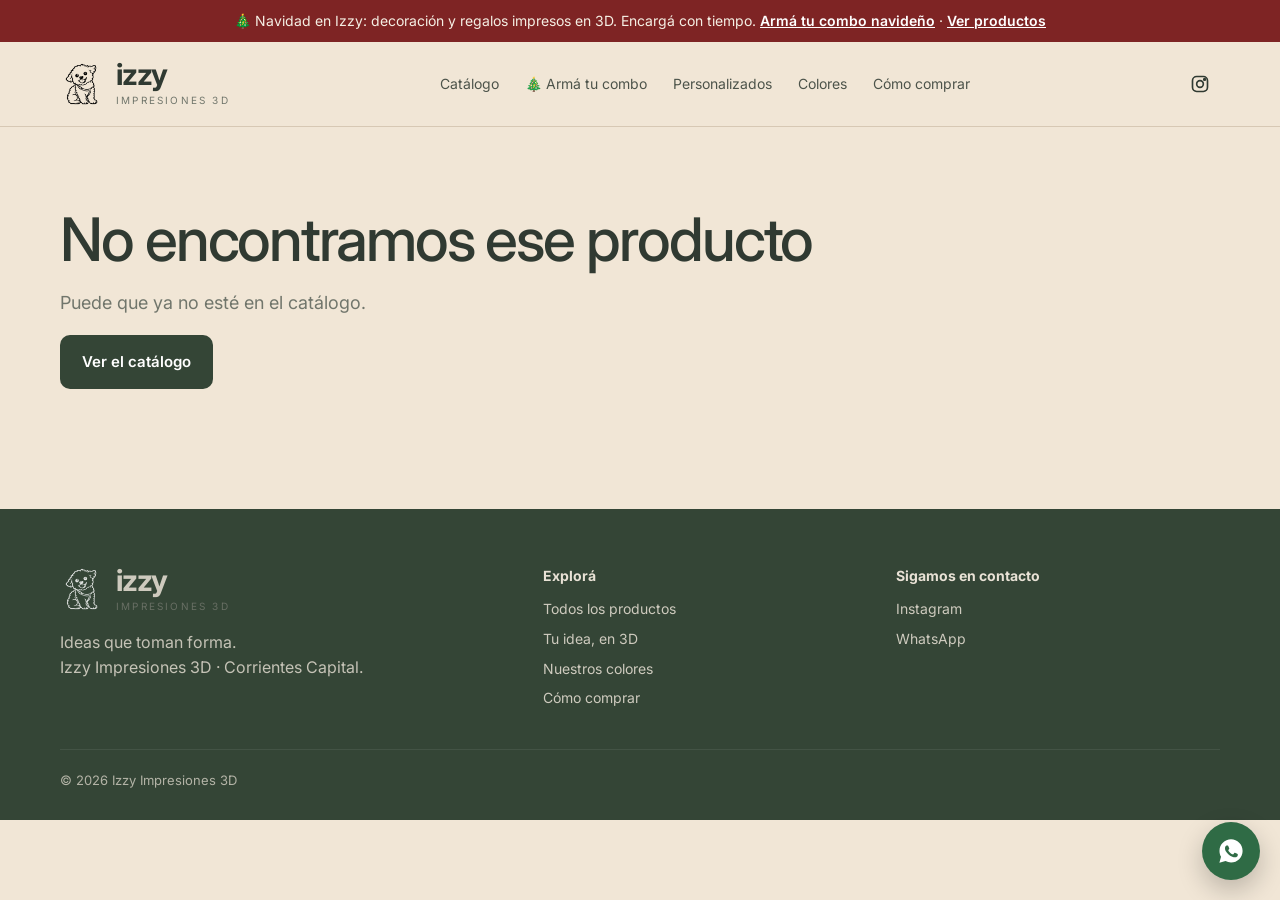
<file: producto.html>
<!doctype html>
<html lang="es-AR">
<head>
<meta charset="utf-8">
<meta name="viewport" content="width=device-width, initial-scale=1">
<title>Producto | Izzy Impresiones 3D</title>
<meta name="description" content="Objetos impresos en 3D en Corrientes Capital.">
<meta name="theme-color" content="#f1e6d6">
<link rel="icon" href="brand/izzy-mark.png">
<link rel="preconnect" href="https://fonts.googleapis.com">
<link href="https://fonts.googleapis.com/css2?family=Inter:wght@400;500;600;700&display=swap" rel="stylesheet">
<link rel="stylesheet" href="assets/styles.css?v=20261105">
<script src="assets/recolor.js?v=20261105" defer></script>
<script src="assets/app.js?v=20261120c" defer></script>
</head>
<body data-page="producto">
<main id="contenido"><p class="container empty">Cargando…</p></main>
</body>
</html>
</file>
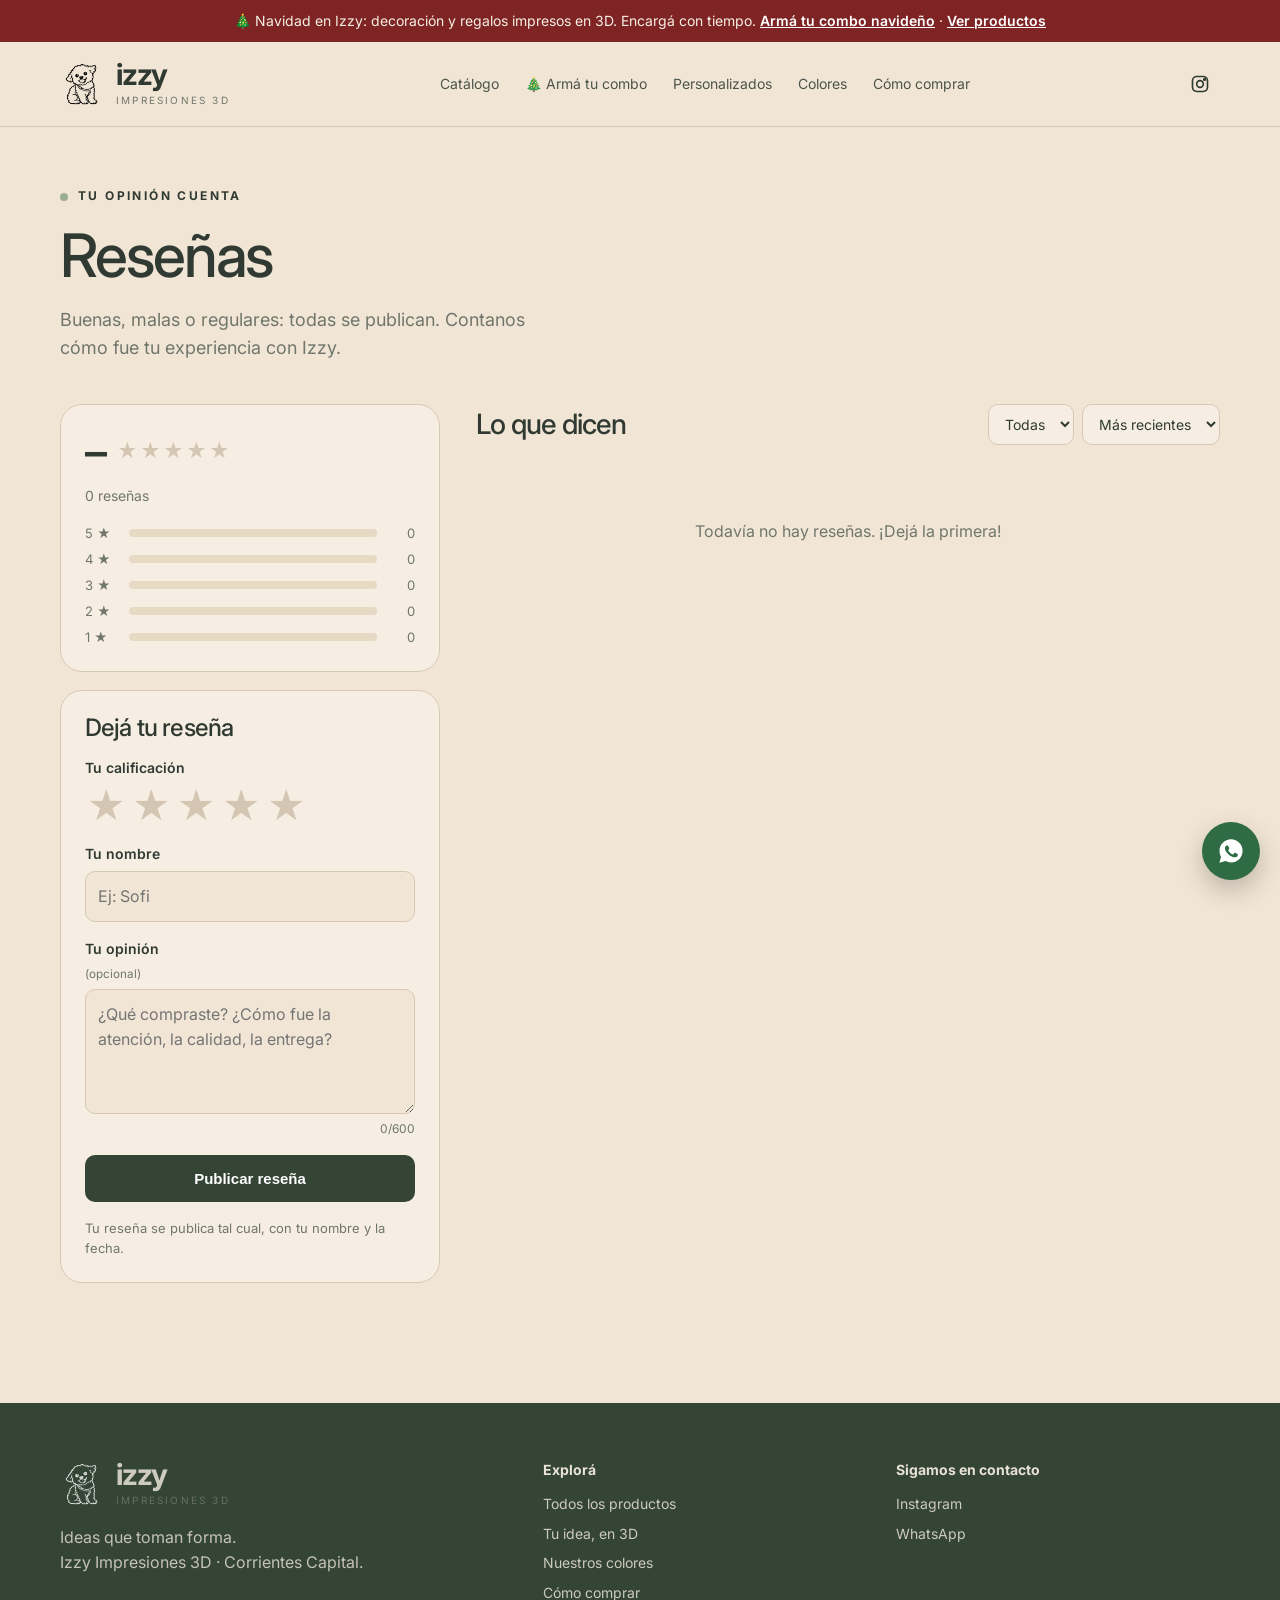
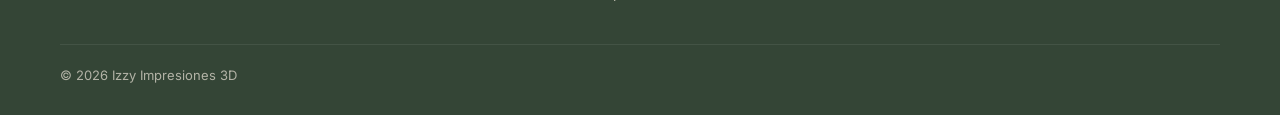
<file: resenas.html>
<!doctype html>
<html lang="es-AR">
<head>
<meta charset="utf-8">
<meta name="viewport" content="width=device-width, initial-scale=1">
<title>Reseñas | Izzy Impresiones 3D</title>
<meta name="description" content="Opiniones de clientes de Izzy Impresiones 3D. Contanos qué te pareció tu pedido y calificanos de 1 a 5 estrellas.">
<meta name="theme-color" content="#f1e6d6">
<link rel="icon" href="brand/izzy-mark.png">
<link rel="preconnect" href="https://fonts.googleapis.com">
<link href="https://fonts.googleapis.com/css2?family=Inter:wght@400;500;600;700&display=swap" rel="stylesheet">
<link rel="stylesheet" href="assets/styles.css?v=20261105">
<script src="assets/app.js?v=20261105" defer></script>
<script src="assets/resenas.js?v=20261105" defer></script>
</head>
<body data-page="resenas">
<main id="contenido"><div class="container">
  <div class="cat-head">
    <span class="eyebrow">Tu opinión cuenta</span>
    <h1>Reseñas</h1>
    <p class="lead">Buenas, malas o regulares: todas se publican. Contanos cómo fue tu experiencia con Izzy.</p>
  </div>

  <div class="r-layout">
    <div class="r-side">
      <div class="r-card" id="r-resumen" aria-live="polite"></div>

      <form class="r-card r-form" id="r-form" novalidate>
        <h2>Dejá tu reseña</h2>
        <fieldset class="r-rate">
          <legend>Tu calificación</legend>
          <div class="r-stars">
            <input type="radio" id="e5" name="estrellas" value="5"><label for="e5" title="Excelente"><span class="sr">5 estrellas, Excelente</span>★</label>
            <input type="radio" id="e4" name="estrellas" value="4"><label for="e4" title="Bueno"><span class="sr">4 estrellas, Bueno</span>★</label>
            <input type="radio" id="e3" name="estrellas" value="3"><label for="e3" title="Regular"><span class="sr">3 estrellas, Regular</span>★</label>
            <input type="radio" id="e2" name="estrellas" value="2"><label for="e2" title="Malo"><span class="sr">2 estrellas, Malo</span>★</label>
            <input type="radio" id="e1" name="estrellas" value="1"><label for="e1" title="Muy malo"><span class="sr">1 estrella, Muy malo</span>★</label>
          </div>
          <span class="r-etq" id="r-etiqueta" aria-live="polite"></span>
        </fieldset>
        <label class="r-field">Tu nombre
          <input name="nombre" maxlength="40" autocomplete="given-name" placeholder="Ej: Sofi" required>
        </label>
        <label class="r-field">Tu opinión <small>(opcional)</small>
          <textarea name="comentario" rows="4" maxlength="600" placeholder="¿Qué compraste? ¿Cómo fue la atención, la calidad, la entrega?"></textarea>
          <small class="r-cuenta" id="r-cuenta">0/600</small>
        </label>
        <input class="r-trampa" name="web" tabindex="-1" autocomplete="off" aria-hidden="true">
        <button class="btn" type="submit">Publicar reseña</button>
        <p class="r-msg" id="r-msg" role="status"></p>
        <p class="note">Tu reseña se publica tal cual, con tu nombre y la fecha.</p>
      </form>
    </div>

    <div>
      <div class="r-toolbar">
        <h2>Lo que dicen</h2>
        <div style="display:flex;gap:8px">
          <select class="sort" id="r-filtro" aria-label="Filtrar por estrellas">
            <option value="todas">Todas</option>
            <option value="5">5 ★</option><option value="4">4 ★</option><option value="3">3 ★</option><option value="2">2 ★</option><option value="1">1 ★</option>
          </select>
          <select class="sort" id="r-orden" aria-label="Ordenar reseñas">
            <option value="recientes">Más recientes</option>
            <option value="mejores">Mejor puntaje</option>
            <option value="peores">Peor puntaje</option>
          </select>
        </div>
      </div>
      <div class="r-lista" id="r-lista"><p class="empty">Cargando reseñas…</p></div>
    </div>
  </div>
</div></main>
</body>
</html>
</file>
<file: assets/styles.css>
:root{
  --bg:#f1e6d6; --sand:#dfccb0; --sage:#e7dac5; --line:#d7c8b4;
  --ink:#303a32; --muted:#71766c; --dark:#344536; --card:#f6eee2;
  --accent:#9aae94; --terra:#c98a6a; --radius:22px;
  --font:"Inter",system-ui,-apple-system,"Segoe UI",Arial,sans-serif;
}
*{box-sizing:border-box}
html{scroll-behavior:smooth}
body{margin:0;background:var(--bg);color:var(--ink);font-family:var(--font);font-size:16px;line-height:1.55;-webkit-font-smoothing:antialiased}
img{max-width:100%;display:block}
a{color:inherit}
.container{width:min(1160px,100% - 32px);margin-inline:auto}
.skip{position:absolute;left:-999px}.skip:focus{left:16px;top:16px;background:#fff;padding:8px 12px;z-index:99}

/* Header */
.site-header{position:sticky;top:0;z-index:30;background:color-mix(in srgb,var(--bg) 92%,transparent);backdrop-filter:blur(10px);border-bottom:1px solid var(--line)}
.nav{display:flex;align-items:center;justify-content:space-between;gap:16px;height:84px}
.brand{display:flex;align-items:center;gap:12px;text-decoration:none}
.brand img{width:44px;height:44px;object-fit:contain}
.brand b{display:block;font-size:30px;font-weight:700;letter-spacing:-.04em;line-height:1}
.brand small{display:block;font-size:10px;letter-spacing:.22em;color:var(--muted);margin-top:4px}
.nav-links{display:flex;gap:26px;font-size:14px}
.nav-links a{text-decoration:none;opacity:.85}.nav-links a:hover{opacity:1;text-decoration:underline;text-underline-offset:4px}
.nav-ig{display:grid;place-items:center;width:40px;height:40px;border-radius:50%;text-decoration:none}
.nav-ig:hover{background:var(--sage)}
.menu-btn{display:none;background:none;border:0;padding:8px;cursor:pointer;color:var(--ink)}

/* Promo bar */
.promo{background:var(--dark);color:#f5efe4;font-size:14px;text-align:center;padding:10px 16px}
.promo a{color:#fff;font-weight:600}

/* Buttons */
.btn{display:inline-flex;align-items:center;gap:10px;background:var(--dark);color:#fff;border:0;border-radius:10px;padding:15px 22px;font-weight:600;font-size:15px;text-decoration:none;cursor:pointer;transition:transform .15s,background .15s}
.btn:hover{transform:translateY(-1px);background:#26332a}
.btn.ghost{background:transparent;color:var(--ink);padding:15px 8px}
.btn.ghost:hover{background:transparent;text-decoration:underline;text-underline-offset:4px}
.btn.wa{background:#2f6b45}
.btn svg{width:18px;height:18px;flex:none}

/* Eyebrow + headings */
.eyebrow{display:inline-flex;align-items:center;gap:10px;font-size:12px;font-weight:700;letter-spacing:.2em;text-transform:uppercase}
.eyebrow::before{content:"";width:8px;height:8px;border-radius:50%;background:var(--accent)}
h1,h2,h3{font-weight:500;letter-spacing:-.035em;line-height:1.08;margin:0}
h1{font-size:clamp(38px,5.4vw,60px)}
h2{font-size:clamp(30px,4vw,44px)}
.lead{font-size:18px;color:var(--muted);max-width:46ch}
section{padding:80px 0}
.section-head{display:flex;align-items:end;justify-content:space-between;gap:20px;margin-bottom:34px}
.section-head .eyebrow{margin-bottom:14px}
.text-link{font-weight:600;text-decoration:none;white-space:nowrap}
.text-link:hover{text-decoration:underline;text-underline-offset:4px}

/* Hero */
.hero{display:grid;grid-template-columns:1.05fr 1fr;gap:48px;align-items:center;padding:64px 0 72px}
.hero h1{margin:22px 0 22px}
.hero .actions{display:flex;flex-wrap:wrap;gap:12px;margin:34px 0 34px}
.hero .sign{display:flex;align-items:center;gap:12px;border-top:1px solid var(--line);padding-top:22px;font-size:13px;color:var(--muted)}
.hero .sign img{width:28px;height:28px;object-fit:contain}
.hero-art{position:relative;aspect-ratio:.77;border-radius:150px 22px 22px 22px;background:linear-gradient(160deg,#eee6d9,#e4d8c5);overflow:hidden}
.hero-art .cap{position:absolute;top:30px;right:26px;font-size:11px;letter-spacing:.2em;color:var(--muted)}
.hero-art .ring{position:absolute;inset:16% -20% auto auto;width:110%;aspect-ratio:1;border:1px solid #d6cab8;border-radius:50%}
.hero-art .floor{position:absolute;left:-10%;right:-10%;bottom:-6%;height:34%;background:#d9cbb6;border-radius:50%}
.hero-art .foot{position:absolute;left:26px;right:26px;bottom:22px;display:flex;justify-content:space-between;align-items:end;font-size:12px}

/* Feature strip */
.strip{background:var(--sand);border-block:1px solid var(--line)}
.strip ul{list-style:none;margin:0;padding:22px 0;display:flex;justify-content:space-between;gap:16px;flex-wrap:wrap;font-size:13px;font-weight:500}
.strip li{display:flex;align-items:center;gap:10px}
.strip svg{width:20px;height:20px}

/* Día de la Madre */
.mom{background:linear-gradient(120deg,#e8c4c6,#f0d9cf);border-radius:var(--radius);padding:40px;display:grid;grid-template-columns:1fr auto;gap:24px;align-items:center}
.mom h2{font-size:clamp(28px,3.4vw,40px)}
.mom p{margin:10px 0 0;color:#5b4a48}
.mom .date{font-size:13px;font-weight:700;letter-spacing:.16em;text-transform:uppercase;color:#8a4b55}

/* Product grid */
.grid{display:grid;grid-template-columns:repeat(auto-fill,minmax(240px,1fr));gap:24px}
.card{background:var(--card);border-radius:var(--radius);overflow:hidden;display:flex;flex-direction:column;border:1px solid transparent;transition:border-color .2s,transform .2s}
.card:hover{border-color:var(--line);transform:translateY(-2px)}
.card .photo{position:relative;aspect-ratio:1;background:#ece2d3;overflow:hidden}
.card .photo img{width:100%;height:100%;object-fit:cover;transition:transform .4s}
.card:hover .photo img{transform:scale(1.04)}
.badge{position:absolute;top:12px;left:12px;background:#fff;border-radius:99px;padding:4px 10px;font-size:11px;font-weight:700}
.badge.mom-b{background:#e8c4c6;color:#6d3843}
.card .body{padding:16px 18px 18px;display:flex;flex-direction:column;gap:6px;flex:1}
.meta{display:flex;justify-content:space-between;align-items:center;font-size:12px;color:var(--muted)}
.mini{display:flex}
.mini i{width:12px;height:12px;border-radius:50%;margin-left:-3px;border:1.5px solid var(--card)}
.card h3{font-size:18px;letter-spacing:-.02em;line-height:1.25}
.card h3 a{text-decoration:none}
.price{font-weight:700;font-size:17px;margin:2px 0 8px}
.price small{font-weight:500;font-size:11px;color:var(--muted)}
.card .actions{margin-top:auto;display:flex;justify-content:space-between;align-items:center;font-size:14px;font-weight:600}
.card .actions a{text-decoration:none}
.card .actions a:hover{text-decoration:underline;text-underline-offset:3px}
.card .wa-link{display:inline-flex;align-items:center;gap:6px;color:#2f6b45}
.card .wa-link svg{width:17px;height:17px}

/* Custom */
.custom{display:grid;grid-template-columns:1fr 1fr;gap:40px;align-items:center}
.custom-art{background:var(--dark);color:#f2ebe0;border-radius:var(--radius);padding:44px;min-height:320px;display:flex;flex-direction:column;justify-content:space-between}
.custom-art img{width:64px;filter:invert(1) brightness(1.6)}
.custom-art strong{font-size:clamp(28px,3.6vw,42px);font-weight:500;letter-spacing:-.03em;line-height:1.1}
.custom p{color:var(--muted);font-size:17px}

/* Colors */
.swatches{display:grid;grid-template-columns:repeat(auto-fill,minmax(130px,1fr));gap:14px;margin-top:30px}
.sw{display:flex;align-items:center;gap:10px;font-size:14px}
.sw i{width:34px;height:34px;border-radius:50%;flex:none;box-shadow:inset 0 0 0 1px rgba(0,0,0,.08)}
.note{font-size:13px;color:var(--muted);margin-top:22px}

/* How to buy */
.buy{background:var(--sage);border-radius:var(--radius);padding:44px}
.buy-grid{display:grid;grid-template-columns:repeat(3,1fr);gap:20px;margin-top:30px}
.buy-item{background:var(--bg);border-radius:16px;padding:24px}
.buy-item .ic{font-size:26px}
.buy-item h3{font-size:19px;margin:12px 0 6px}
.buy-item p{margin:0;color:var(--muted);font-size:15px}

/* Steps */
.steps{display:grid;grid-template-columns:repeat(3,1fr);gap:24px;margin-top:30px}
.step{border-top:1px solid var(--ink);padding-top:18px}
.step span{font-size:13px;font-weight:700;color:var(--muted)}
.step h3{font-size:22px;margin:8px 0}
.step p{margin:0;color:var(--muted)}

/* Catalog */
.cat-head{padding:56px 0 24px}
.cat-head h1{margin:16px 0 10px}
.toolbar{display:flex;flex-wrap:wrap;gap:12px;justify-content:space-between;align-items:center;margin:20px 0 28px}
.chips{display:flex;flex-wrap:wrap;gap:8px}
.chip{border:1px solid var(--line);background:transparent;border-radius:99px;padding:8px 14px;font:inherit;font-size:14px;cursor:pointer;color:var(--ink)}
.chip[aria-pressed=true]{background:var(--dark);border-color:var(--dark);color:#fff}
.chip.mom-chip{border-color:#d9a3ab}
.search,.sort{border:1px solid var(--line);background:var(--card);border-radius:10px;padding:10px 12px;font:inherit;font-size:14px;color:var(--ink)}
.search{min-width:220px}
.count{font-size:14px;color:var(--muted);margin-bottom:16px}
.empty{padding:40px;text-align:center;color:var(--muted)}

/* Product page */
.crumbs{font-size:13px;color:var(--muted);padding:28px 0}
.crumbs a{text-decoration:none}.crumbs a:hover{text-decoration:underline}
.crumbs span{margin:0 8px}
.detail{display:grid;grid-template-columns:1.05fr 1fr;gap:48px;align-items:start;padding-bottom:60px}
.gallery .main{aspect-ratio:1;border-radius:var(--radius);overflow:hidden;background:#ece2d3}
.gallery .main img{width:100%;height:100%;object-fit:cover}
.thumbs{display:flex;gap:10px;margin-top:12px;flex-wrap:wrap}
.thumbs button{padding:0;border:2px solid transparent;border-radius:12px;overflow:hidden;width:78px;height:78px;cursor:pointer;background:#ece2d3}
.thumbs button[aria-pressed=true]{border-color:var(--dark)}
.thumbs img{width:100%;height:100%;object-fit:cover}
.d-copy h1{font-size:clamp(32px,4vw,46px);margin:12px 0}
.d-price{font-size:28px;font-weight:700;margin:6px 0}
.d-price small{font-size:13px;font-weight:500;color:var(--muted)}
.stock{display:inline-block;background:var(--sage);border-radius:99px;padding:5px 12px;font-size:13px;margin-bottom:18px}
.desc{color:#454c45}
.desc p{margin:0 0 12px}
.desc ul{margin:0 0 12px;padding-left:20px}
.desc h4{margin:18px 0 8px;font-size:15px}
.picker{border:0;padding:0;margin:24px 0}
.picker legend{font-size:14px;margin-bottom:12px}
.picker div{display:flex;flex-wrap:wrap;gap:8px}
.picker button{width:34px;height:34px;border-radius:50%;border:0;cursor:pointer;box-shadow:inset 0 0 0 1px rgba(0,0,0,.1);outline-offset:3px}
.picker button[aria-pressed=true]{outline:2px solid var(--dark)}
.picker small{display:block;color:var(--muted);margin-top:10px}
.notes{display:flex;flex-wrap:wrap;gap:8px 20px;font-size:13px;color:var(--muted);margin-top:18px}
.notes span::before{content:"✓ ";color:var(--dark)}

/* Footer */
.site-footer{background:var(--dark);color:#e9e2d6;padding:56px 0 30px;margin-top:40px}
.foot-grid{display:grid;grid-template-columns:1.4fr 1fr 1fr;gap:30px}
.site-footer .brand img{filter:invert(1) brightness(1.6)}
.site-footer h4{margin:0 0 12px;font-size:14px}
.site-footer ul{list-style:none;padding:0;margin:0;display:grid;gap:8px;font-size:14px}
.site-footer a{text-decoration:none;opacity:.85}.site-footer a:hover{opacity:1}
.copy{border-top:1px solid #4a5a4c;margin-top:40px;padding-top:20px;font-size:13px;opacity:.7}

/* Floating WhatsApp */
.fab{position:fixed;right:20px;bottom:20px;width:58px;height:58px;border-radius:50%;background:#2f6b45;color:#fff;display:grid;place-items:center;box-shadow:0 10px 26px rgba(0,0,0,.22);z-index:40}
.fab svg{width:28px;height:28px}

/* Responsive */
@media (max-width:900px){
  .hero,.detail,.custom{grid-template-columns:1fr}
  .hero-art{max-width:460px;width:100%;margin-inline:auto}
  .buy-grid,.steps{grid-template-columns:1fr}
  .foot-grid{grid-template-columns:1fr}
  .mom{grid-template-columns:1fr}
}
@media (max-width:720px){
  .nav{height:68px}
  .brand b{font-size:24px}
  .menu-btn{display:block}
  .nav-links{display:none;position:absolute;top:68px;left:0;right:0;flex-direction:column;gap:0;background:var(--bg);border-bottom:1px solid var(--line)}
  .nav-links.open{display:flex}
  .nav-links a{padding:14px 16px;border-top:1px solid var(--line)}
  section{padding:56px 0}
  .section-head{flex-direction:column;align-items:start}
  .grid{grid-template-columns:repeat(2,1fr);gap:12px}
  .card .body{padding:12px}
  .card h3{font-size:15px}
  .card .actions{flex-direction:column;align-items:start;gap:6px;font-size:13px}
  .mom,.buy,.custom-art{padding:28px}
  .search{min-width:0;width:100%}
  .toolbar{flex-direction:column;align-items:stretch}
}

/* Ajustes */
.card .photo img,.gallery img,.thumbs img{color:transparent;font-size:0}
#ultimos{grid-template-columns:repeat(3,1fr)}
@media (max-width:900px){#ultimos{grid-template-columns:repeat(2,1fr)}}

/* Vista previa de color */
.gallery .main{position:relative}
.gallery .main img{transition:opacity .2s}
.gallery .main img.pintando{opacity:.55}
.previa{position:absolute;left:12px;right:12px;bottom:12px;display:flex;align-items:center;justify-content:space-between;gap:10px;background:rgba(255,255,255,.92);border-radius:12px;padding:8px 12px;font-size:13px;box-shadow:0 2px 10px rgba(0,0,0,.08)}
.previa[hidden]{display:none}
.previa button{border:0;background:none;font:inherit;font-weight:600;text-decoration:underline;cursor:pointer;color:var(--dark);padding:4px 0}
.picker .previa-tip{color:var(--dark);font-weight:500}

/* ===== Movimiento e interacción ===== */

/* Hero: las piezas se imprimen capa a capa */
.pieza{--px:0px;--py:0px;translate:var(--px) var(--py);transition:translate .5s cubic-bezier(.2,.7,.3,1),background-color .4s}
.hero-art.imprimiendo .pieza{animation:imprimir var(--dur,1.6s) steps(40,end) var(--del,0s) both}

/* La perrita del logo, impresa en 3D */
.perrita{--pieza:#f6f4ee;position:absolute;left:17%;bottom:13%;width:66%;aspect-ratio:1;--del:.15s;--dur:3.2s;filter:drop-shadow(0 16px 14px rgba(60,50,30,.18))}
.perrita span{position:absolute;inset:0;-webkit-mask:url(../brand/izzy-silueta.png) center/contain no-repeat;mask:url(../brand/izzy-silueta.png) center/contain no-repeat;transition:background-color .4s}
.perrita .cuerpo{background:
  radial-gradient(circle at 40% 28%,rgba(255,255,255,.38),transparent 46%),
  radial-gradient(circle at 72% 88%,rgba(0,0,0,.16),transparent 55%),
  repeating-linear-gradient(0deg,var(--pieza) 0 4px,color-mix(in srgb,var(--pieza) 86%,#000) 4px 5px)}
.perrita .lineas{-webkit-mask-image:url(../brand/izzy-lineas.png);mask-image:url(../brand/izzy-lineas.png);background:#1c1c1c}
.cama{position:absolute;left:12%;right:12%;bottom:10%;height:9%;border-radius:50%;background:#cbbda7;box-shadow:inset 0 -5px 0 #b9aa92,0 10px 18px rgba(60,50,30,.12)}
.hero-art .ring{inset:12% -20% auto auto}
@keyframes imprimir{from{clip-path:inset(100% -30% -30% -30%)}to{clip-path:inset(-30% -30% -30% -30%)}}

/* Cabezal de la impresora */
.gantry{position:absolute;left:4%;right:4%;bottom:20%;height:3px;background:#5d6a5c;border-radius:3px;opacity:0;pointer-events:none}
.gantry .head{position:absolute;top:-15px;left:0;width:26px;height:18px;border-radius:5px 5px 2px 2px;background:var(--dark);box-shadow:0 4px 10px rgba(0,0,0,.18)}
.gantry .head::after{content:"";position:absolute;left:50%;bottom:-6px;translate:-50% 0;border:5px solid transparent;border-top:6px solid #c98a6a;border-bottom:0}
.hero-art.imprimiendo .gantry{animation:subir 3.5s linear forwards}
.hero-art.imprimiendo .head{animation:barrer .45s ease-in-out infinite alternate}
@keyframes subir{0%{opacity:1;bottom:15%}92%{opacity:1;bottom:78%}100%{opacity:0;bottom:82%}}
@keyframes barrer{from{left:6%}to{left:calc(94% - 26px)}}

/* Cinta en movimiento */
.strip{overflow:hidden}
.marquee ul{width:max-content;flex-wrap:nowrap;justify-content:flex-start;gap:48px;padding-inline:24px;animation:cinta 34s linear infinite}
.strip:hover .marquee ul{animation-play-state:paused}
.strip li{white-space:nowrap}
@keyframes cinta{to{transform:translateX(-50%)}}

/* Cuenta regresiva */
.reloj{display:flex;gap:10px;margin-top:18px;flex-wrap:wrap}
.reloj[hidden]{display:none}
.reloj div{background:rgba(255,255,255,.55);border-radius:12px;padding:8px 12px;min-width:64px;text-align:center}
.reloj b{display:block;font-size:26px;font-weight:600;line-height:1.1;font-variant-numeric:tabular-nums;color:#6d3843}
.reloj small{font-size:12px;color:#5b4a48}
.reloj p{margin:0;font-weight:600;color:#6d3843}

/* Tarjetas: segunda foto y entrada escalonada */
.card .photo img.alt{position:absolute;inset:0;opacity:0;transition:opacity .35s,transform .4s}
@media (hover:hover){.card:hover .photo img.alt{opacity:1}}
.card .photo.otra img.alt{opacity:1;transition-duration:.8s}


.grid.revelar .card{opacity:0;translate:0 18px}
.grid.revelar.visto .card{opacity:1;translate:0 0;transition:opacity .5s,translate .6s cubic-bezier(.2,.7,.3,1),border-color .2s,transform .2s;transition-delay:calc(var(--i,0) * 70ms),calc(var(--i,0) * 70ms),0s,0s}

/* Probador de colores */
.probador{display:grid;grid-template-columns:minmax(260px,440px) 1fr;gap:40px;align-items:center;margin-top:30px}
.probador-pieza{--c:#5e7952;cursor:pointer;-webkit-tap-highlight-color:transparent;position:relative;aspect-ratio:5/4;border-radius:var(--radius);background:linear-gradient(160deg,#eee6d9,#e4d8c5);overflow:hidden}
/* Dragón de muestra: foto recortada que se pinta del color elegido */
.dragon-foto{position:absolute;right:3%;bottom:3%;height:92%;aspect-ratio:724/802;isolation:isolate}
.dragon-foto::after{content:"";position:absolute;left:8%;right:4%;bottom:-1%;height:7%;border-radius:50%;background:rgba(60,50,30,.16);z-index:-1;filter:blur(4px)}
.dragon-foto .tinte,.dragon-foto img{position:absolute;inset:0;width:100%;height:100%}
.dragon-foto .tinte{background:var(--c);-webkit-mask:url(../img/dragon-colores.webp) center/100% 100% no-repeat;mask:url(../img/dragon-colores.webp) center/100% 100% no-repeat;transition:background-color .5s}
.dragon-foto img{mix-blend-mode:multiply;transition:opacity .5s}
.dragon-foto .tinte{transition:background-color .5s,opacity .5s}
.translucido .dragon-foto .tinte{opacity:.8}
.translucido .dragon-foto img{opacity:.7}

/* Fuego que sale de la boca, hacia la izquierda */
.fuego{position:absolute;right:98.2%;top:24.6%;width:62%;translate:0 -50%;overflow:visible;opacity:0;filter:drop-shadow(0 0 8px rgba(255,140,40,.85));pointer-events:none}
.fuego .llama{transform-box:fill-box;transform-origin:100% 50%}
.fuego .l1{fill:#e2522a}.fuego .l2{fill:#f39a2b}.fuego .l3{fill:#ffe27a}
.fuego .chispa{fill:#ffcf5a;transform-box:fill-box;opacity:0}
.escupe .fuego{animation:fuego-vis 1.5s ease-out}
.escupe .l1{animation:llama 1.5s ease-out}
.escupe .l2{animation:llama 1.5s ease-out .05s}
.escupe .l3{animation:llama 1.5s ease-out .1s}
.escupe .chispa{animation:chispa .9s ease-out calc(.25s + var(--t)) 2}
@keyframes fuego-vis{0%{opacity:0}6%{opacity:1}72%{opacity:1}100%{opacity:0}}
@keyframes llama{0%{transform:scale(.05,.3)}16%{transform:scale(1,1.15)}30%{transform:scale(.88,.95)}46%{transform:scale(1.06,1.25)}62%{transform:scale(.92,1)}80%{transform:scale(1.04,1.1)}100%{transform:scale(1.12,.5)}}
@keyframes chispa{0%{opacity:1;transform:translate(0,0)}100%{opacity:0;transform:translate(var(--dx),var(--dy))}}
.probador-pieza:focus-visible{outline:2px solid var(--dark);outline-offset:4px}
.probador-nombre{margin:0;font-size:15px}
.probador .swatches{margin-top:14px;grid-template-columns:repeat(auto-fill,minmax(140px,1fr));gap:6px}
.sw{background:none;border:0;border-radius:99px;padding:5px 10px 5px 5px;font:inherit;font-size:14px;color:var(--ink);cursor:pointer;text-align:left;transition:background .2s}
.sw:hover{background:var(--sage)}
.sw i{transition:transform .2s}
.sw[aria-pressed=true]{background:var(--sage);font-weight:600}
.sw[aria-pressed=true] i{transform:scale(1.15);box-shadow:inset 0 0 0 1px rgba(0,0,0,.08),0 0 0 2px var(--bg),0 0 0 4px var(--dark)}
.sw .nuevo{font-style:normal;font-size:10px;font-weight:700;background:var(--terra);color:#fff;border-radius:99px;padding:1px 6px;margin-left:2px}
.sw:focus-visible{outline:2px solid var(--dark);outline-offset:2px}

/* Botón de WhatsApp que llama la atención una vez */
.fab{animation:latido 1.2s ease-out 4s 2}
@keyframes latido{0%{box-shadow:0 10px 26px rgba(0,0,0,.22),0 0 0 0 rgba(47,107,69,.5)}100%{box-shadow:0 10px 26px rgba(0,0,0,.22),0 0 0 22px rgba(47,107,69,0)}}

@media (max-width:900px){
  .hero{padding-top:28px;gap:28px}
  .hero-art{order:-1;aspect-ratio:1.15;max-width:none;border-radius:110px 22px 22px 22px}
  .perrita{width:58%;left:21%}
  .probador{grid-template-columns:minmax(0,1fr);gap:20px}
  .probador>div{min-width:0}
  .probador-pieza{max-width:440px;width:100%;margin-inline:auto}
}
@media (max-width:720px){
  .probador .swatches{display:flex;overflow-x:auto;scroll-snap-type:x proximity;gap:6px;margin-inline:-16px;padding:4px 16px 10px;scrollbar-width:none}
  .probador .swatches::-webkit-scrollbar{display:none}
  .probador .sw{flex:none;scroll-snap-align:start;background:var(--card)}
  .probador .sw[aria-pressed=true]{background:var(--sage)}
  .probador-nombre{text-align:center}
  .marquee ul{animation-duration:26s}
}

@media (prefers-reduced-motion:reduce){
  .fab{animation:none}
  .marquee ul{animation:none;flex-wrap:wrap;width:auto}
  .marquee [aria-hidden]{display:none}
  .grid.revelar .card{opacity:1;translate:none}
  .pieza{translate:none}
}

/* Video del producto */
.badge.vid-b{background:var(--dark);color:#fff}
.gallery .main video{display:block;width:100%;height:100%;object-fit:contain;background:#111}
.gallery .main.con-video{aspect-ratio:auto;background:#111}
.gallery .main.con-video video{height:auto;max-height:78vh;aspect-ratio:9/16;margin:0 auto}
.gallery .main [hidden]{display:none}
.thumbs .t-video{position:relative}
.thumbs .t-video span{position:absolute;inset:0;display:grid;place-items:center;color:#fff;font-size:22px;background:rgba(0,0,0,.35)}

/* Reseñas */
.sr{position:absolute;width:1px;height:1px;overflow:hidden;clip:rect(0 0 0 0);white-space:nowrap}
.stars{position:relative;display:inline-block;font-size:16px;letter-spacing:2px;line-height:1;color:#d4c6b2}
.stars::before{content:"★★★★★";position:absolute;inset:0;width:calc(var(--n) * 20%);overflow:hidden;color:#d69a3c;white-space:nowrap}
.r-layout{display:grid;grid-template-columns:380px minmax(0,1fr);gap:36px;align-items:start;padding-bottom:80px}
.r-side{display:grid;gap:18px;position:sticky;top:104px}
.r-card{background:var(--card);border:1px solid var(--line);border-radius:var(--radius);padding:24px}
.r-prom{display:flex;align-items:center;gap:12px;flex-wrap:wrap}
.r-prom strong{font-size:44px;font-weight:600;letter-spacing:-.04em;line-height:1}
.r-prom .stars{font-size:20px}
.r-prom small{color:var(--muted);font-size:14px;width:100%}
.r-barras{list-style:none;margin:16px 0 0;padding:0;display:grid;gap:6px;font-size:13px}
.r-barras li{display:grid;grid-template-columns:34px 1fr 28px;align-items:center;gap:10px;color:var(--muted)}
.r-barras i{height:8px;border-radius:9px;background:var(--sage);overflow:hidden}
.r-barras b{display:block;height:100%;background:#d69a3c;border-radius:9px;transition:width .6s}
.r-barras em{font-style:normal;text-align:right}
.r-form{display:grid;gap:16px}
.r-form h2{font-size:24px}
.r-rate{border:0;margin:0;padding:0}
.r-rate legend{font-size:14px;font-weight:600;padding:0;margin-bottom:6px}
.r-stars{display:inline-flex;flex-direction:row-reverse;gap:2px}
.r-stars input{position:absolute;opacity:0;pointer-events:none}
.r-stars label{font-size:38px;line-height:1;color:#d4c6b2;cursor:pointer;padding:2px;transition:color .12s,transform .12s;-webkit-tap-highlight-color:transparent}
.r-stars input:checked~label,.r-stars label:hover,.r-stars label:hover~label{color:#d69a3c}
.r-stars input:focus-visible+label{outline:2px solid var(--dark);outline-offset:2px;border-radius:6px}
.r-stars label:active{transform:scale(.9)}
.r-etq{display:inline-block;margin-left:10px;font-size:14px;color:var(--muted);vertical-align:12px}
.r-field{display:grid;gap:6px;font-size:14px;font-weight:600;position:relative}
.r-field small{font-weight:400;color:var(--muted)}
.r-field input,.r-field textarea{font:inherit;font-size:16px;font-weight:400;color:var(--ink);background:var(--bg);border:1px solid var(--line);border-radius:10px;padding:12px;width:100%;resize:vertical}
.r-field input:focus,.r-field textarea:focus{outline:2px solid var(--accent);border-color:var(--accent)}
.r-cuenta{justify-self:end;font-size:12px}
.r-trampa{position:absolute;left:-9999px;height:0;width:0;opacity:0}
.r-form .btn{justify-content:center}
.r-form .btn:disabled{opacity:.6;cursor:wait}
.r-form .note{margin:0}
.r-msg{margin:0;font-size:14px;font-weight:600}
.r-msg:empty{display:none}
.r-msg.ok{color:#2f6b45}.r-msg.err{color:#a8473a}
.r-toolbar{display:flex;justify-content:space-between;align-items:center;gap:12px;flex-wrap:wrap;margin-bottom:18px}
.r-toolbar h2{font-size:28px}
.r-lista,.r-grid{display:grid;gap:14px}
.resena{background:var(--card);border:1px solid var(--line);border-radius:18px;padding:20px}
.resena.tuya{border-color:var(--accent);box-shadow:0 0 0 3px color-mix(in srgb,var(--accent) 30%,transparent)}
.resena header{display:flex;align-items:center;gap:12px}
.resena header div{flex:1;min-width:0}
.resena header b{display:block;overflow:hidden;text-overflow:ellipsis;white-space:nowrap}
.resena header small{color:var(--muted);font-size:13px}
.avatar{width:40px;height:40px;border-radius:50%;display:grid;place-items:center;background:var(--dark);color:#f5efe4;font-weight:600;flex:none}
.resena p{margin:12px 0 0;overflow-wrap:anywhere}
.r-top{display:grid;grid-template-columns:minmax(0,1fr) minmax(0,1.3fr);gap:30px;align-items:center;margin-bottom:24px}
.r-top .r-barras{margin:0}
.r-grid{grid-template-columns:repeat(3,1fr)}
#resenas-inicio .empty{grid-column:1/-1;padding:24px}
@media (max-width:900px){
  .r-layout{grid-template-columns:minmax(0,1fr)}
  .r-side{position:static}
  .r-grid{grid-template-columns:1fr}
  .r-top{grid-template-columns:1fr;gap:16px}
}

/* Navidad */
.mom.xmas{background:linear-gradient(120deg,#a8352f,#7e2424 60%,#2f5a3c);color:#fff;position:relative;overflow:hidden}
.mom.xmas::after{content:"";position:absolute;inset:0;pointer-events:none;opacity:.35;
  background-image:radial-gradient(circle,#fff 1.2px,transparent 1.6px),radial-gradient(circle,#fff 1px,transparent 1.4px);
  background-size:46px 46px,29px 29px;background-position:0 0,13px 17px}
.mom.xmas > *{position:relative;z-index:1}
.mom.xmas p{color:#f7e6e1}
.mom.xmas .date{color:#f3d58c}
.mom.xmas .btn{background:#fff;color:#7e2424}
.mom.xmas .btn:hover{background:#f7ebe6}
.xmas .reloj div{background:rgba(255,255,255,.14);border:1px solid rgba(255,255,255,.22)}
.xmas .reloj b{color:#fff}
.xmas .reloj small{color:#f7e6e1}
.xmas .reloj .fin{background:none;border:0;text-align:left;align-self:center}
.xmas .reloj p{color:#fff}
.badge.xmas-b{background:#a8352f;color:#fff}
.chip.xmas-chip{border-color:#c46a62}
.promo.xmas-promo{background:#7e2424}
@media (max-width:560px){.xmas .reloj{gap:8px}.xmas .reloj div{min-width:0;flex:1;padding:8px 6px}.xmas .reloj b{font-size:22px}.xmas .reloj .fin{flex-basis:100%}}
</file>
<file: assets/combo-navidad.css>
/* Armador libre de combos navideños — diseño de Izzy */
.combo-slot{margin:24px 0 30px}
.combo-slot[hidden]{display:none!important}
.combo-builder{display:grid;grid-template-columns:minmax(0,.86fr) minmax(0,1.14fr);overflow:hidden;border:1px solid #d7c8b4;border-radius:24px;background:#f9f4e9;box-shadow:0 12px 38px rgba(56,53,39,.06)}
.combo-intro{min-width:0;background:radial-gradient(ellipse at 8% 12%,#e7ddca 0%,transparent 55%),linear-gradient(155deg,#f2e7d4,#e4d7bc);padding:34px}
.combo-eyebrow{display:inline-block;font-size:10px;font-weight:800;letter-spacing:.12em;color:#665c45}
.combo-intro h3{font-size:clamp(29px,3.3vw,42px);line-height:1.08;margin:17px 0 14px;letter-spacing:-.035em;color:#2f4034}
.combo-intro h3 em{font-style:normal;color:#98524b}
.combo-intro>p{color:#5e6459;font-size:14px;max-width:48ch;margin:0 0 30px;line-height:1.6}
.combo-selection-head{display:flex;align-items:center;justify-content:space-between;gap:10px;padding:0 0 12px;border-bottom:1px solid #c9b99e;color:#4e584d;font-size:12px;font-weight:800;letter-spacing:.09em}
.combo-selection-head [data-items-count]{color:#795f43;font-size:12px;letter-spacing:0}
.combo-selected{padding-top:12px;display:grid;gap:7px}
.combo-selected-item{display:flex;align-items:center;gap:12px;background:rgba(255,255,255,.69);border:1px solid rgba(151,135,106,.22);border-radius:12px;padding:8px 11px;color:#334138;font-size:13px;font-weight:600}
.combo-selected-art{display:grid;place-items:center;flex:none;width:38px;height:38px;font-size:27px}
.combo-selected-item>span:nth-child(2){flex:1;min-width:0}
.combo-selected-item strong{border-radius:8px;background:#e1e6d9;color:#385442;font-size:12px;padding:4px 7px}
.combo-tray{width:33px;height:16px;border-radius:50%;background:linear-gradient(#b9a179,#917955);border:4px solid #d4bf98;box-shadow:0 5px 0 -3px #88704e,inset 0 3px 5px rgba(77,57,36,.2);transform:rotate(-12deg)}
.combo-empty{padding:28px 12px;text-align:center;color:#697165;background:rgba(255,255,255,.5);border-radius:12px;font-size:13px}
.combo-preview-footer{display:flex;align-items:start;flex-direction:column;gap:10px;margin-top:20px;font-size:12px;color:#697165}
.combo-preview-footer button{border:0;padding:0;background:transparent;color:#3f6445;text-decoration:underline;text-underline-offset:3px;font:inherit;font-weight:700;cursor:pointer}
.combo-config{padding:32px 30px;min-width:0}
.combo-config-header{display:flex;align-items:center;justify-content:space-between;flex-wrap:wrap;gap:8px;margin-bottom:9px}
.combo-kicker{font-size:11px;font-weight:800;letter-spacing:.12em;color:#66725d}
.combo-discount{font-size:11px;font-weight:800;background:#dce8d5;color:#2f603b;padding:6px 10px;border-radius:999px;white-space:nowrap}
.combo-includes{font-size:13px;color:#525b52;line-height:1.55;margin:0 0 18px}
.combo-options{display:grid;grid-template-columns:repeat(2,minmax(0,1fr));gap:9px}
.combo-choice{display:flex;align-items:center;gap:8px;padding:10px 8px;background:#fffdfa;border:1px solid #ded9ce;border-radius:12px;min-width:0;transition:border-color .12s,background .12s}
.combo-choice.combo-active{background:#f2f7ef;border-color:#a8c29f}
.combo-choice-art{width:34px;height:40px;display:grid;place-items:center;font-size:28px;flex:none}
.combo-choice-copy{min-width:0;display:flex;flex-direction:column;gap:2px;flex:1}
.combo-choice-copy strong{font-size:12px;line-height:1.25;color:#354237;font-weight:700}
.combo-choice-copy small{font-size:11px;color:#7b796f;white-space:nowrap}
.combo-counter{display:flex;align-items:center;gap:1px;flex:none;border:1px solid #e2ded3;background:#fff;border-radius:8px;padding:2px}
.combo-counter button{width:24px;height:28px;display:grid;place-items:center;border:0;border-radius:6px;background:transparent;color:#426449;font:700 17px/1 var(--font);cursor:pointer}
.combo-counter button:not(:disabled):hover{background:#dce7d6}
.combo-counter button:focus-visible,.combo-preview-footer button:focus-visible{outline:2px solid #5b8a61;outline-offset:2px}
.combo-counter button:disabled{color:#c4c7bd;cursor:not-allowed}
.combo-counter output{min-width:17px;text-align:center;font-size:13px;font-weight:700;color:#304a38}
.combo-price-box{background:#e9eee5;border:1px solid #d0dfca;padding:17px;border-radius:14px;margin:20px 0 14px}
.combo-price-top,.combo-price-bottom{display:flex;justify-content:space-between;gap:8px;align-items:baseline}
.combo-price-top span{font-size:13px;font-weight:700;color:#304d34}
.combo-price-top strong{font-size:clamp(23px,2.7vw,32px);letter-spacing:-.04em;color:#2d6039;white-space:nowrap}
.combo-price-bottom{font-size:12px;color:#6f766b;flex-wrap:wrap}
.combo-saving{color:#347448;font-weight:700}
.combo-rule{font-size:11px;color:#697467;line-height:1.5;margin:9px 0 0}
.combo-buy{width:100%;justify-content:center;text-align:center;font-size:14px;padding:15px 12px}
.combo-buy.combo-disabled{opacity:.48;pointer-events:none;cursor:not-allowed}
.combo-confirm{margin:10px 0 0;text-align:center;font-size:11px;color:#74796e}
@media(max-width:1050px){
  .combo-builder{grid-template-columns:minmax(0,1fr) minmax(0,1.2fr)}
  .combo-options{grid-template-columns:1fr}
}
@media(max-width:820px){
  .combo-builder{grid-template-columns:1fr}
  .combo-intro,.combo-config{padding:25px}
  .combo-intro h3{font-size:33px}
  .combo-options{grid-template-columns:repeat(2,minmax(0,1fr))}
}
@media(max-width:560px){
  .combo-slot{margin:18px 0 24px}
  .combo-builder{border-radius:18px}
  .combo-intro,.combo-config{padding:22px 16px}
  .combo-options{grid-template-columns:1fr}
  .combo-choice{padding:10px 12px;gap:12px}
  .combo-choice-copy strong{font-size:13px}
  .combo-choice-art{width:43px}
  .combo-counter button{width:34px;height:32px}
  .combo-counter output{min-width:22px}
  .combo-price-top strong{font-size:26px}
}


/* Fotografías reales de las primeras piezas tejidas */
.combo-figure{position:relative;display:block;width:100%;height:100%;overflow:hidden;border-radius:8px;background:#e5e6e0}
.combo-figure .combo-emoji{position:absolute;inset:0;display:grid;place-items:center;font-size:27px}
.combo-figure img{position:absolute;inset:0;width:100%;height:100%;object-fit:cover;object-position:center}
.combo-choice-art .combo-figure{width:39px;height:39px}
.combo-selected-art .combo-figure{width:38px;height:38px}

/* Miniaturas más grandes para distinguir las texturas de las piezas impresas */
.combo-choice-art{width:56px;height:58px}
.combo-choice-art .combo-figure{width:55px;height:58px}
.combo-selected-art{width:48px;height:48px}
.combo-selected-art .combo-figure{width:48px;height:48px}
@media(max-width:560px){.combo-choice-art{width:60px;height:62px}.combo-choice-art .combo-figure{width:60px;height:62px}}

/* Bandeja real sobre blanco, sin recortar el contorno largo de la pieza */
.combo-figure-tray{background:#fff}
.combo-figure-tray img{object-fit:contain;padding:3px}
</file>
